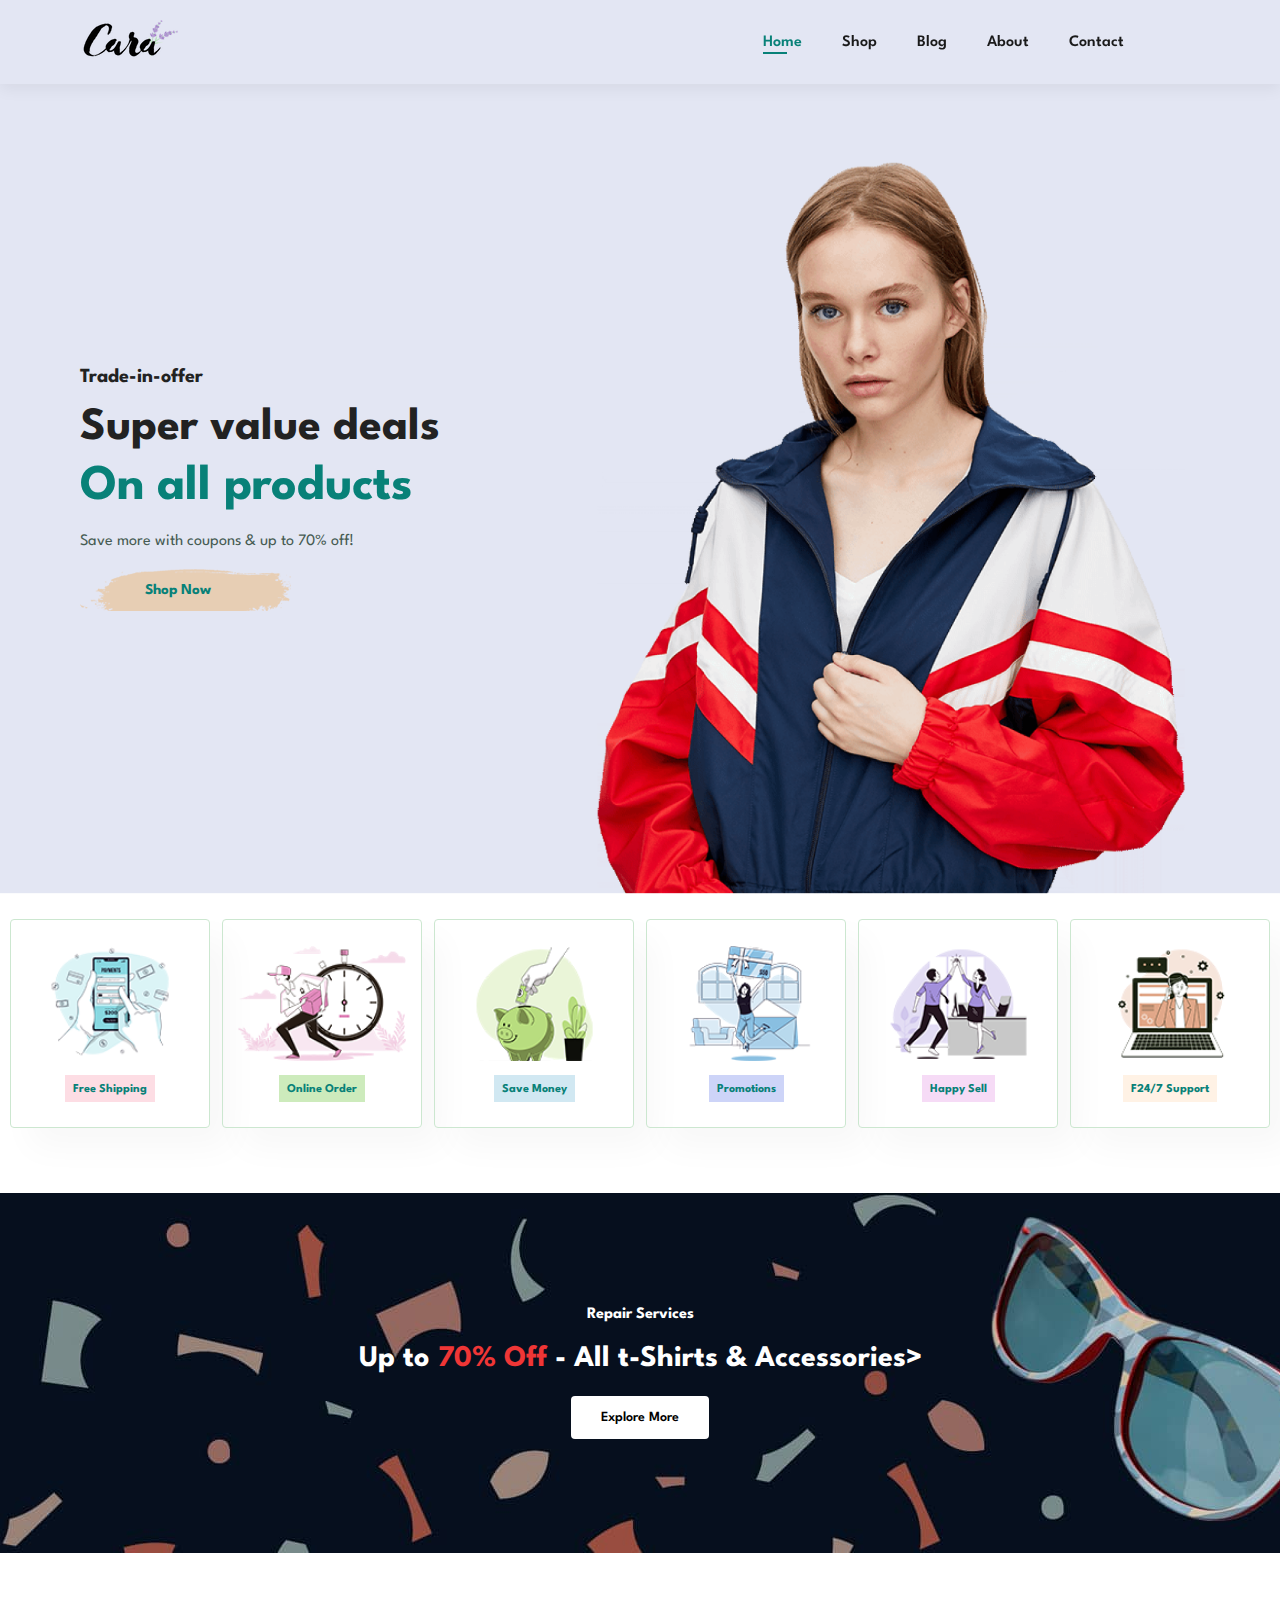
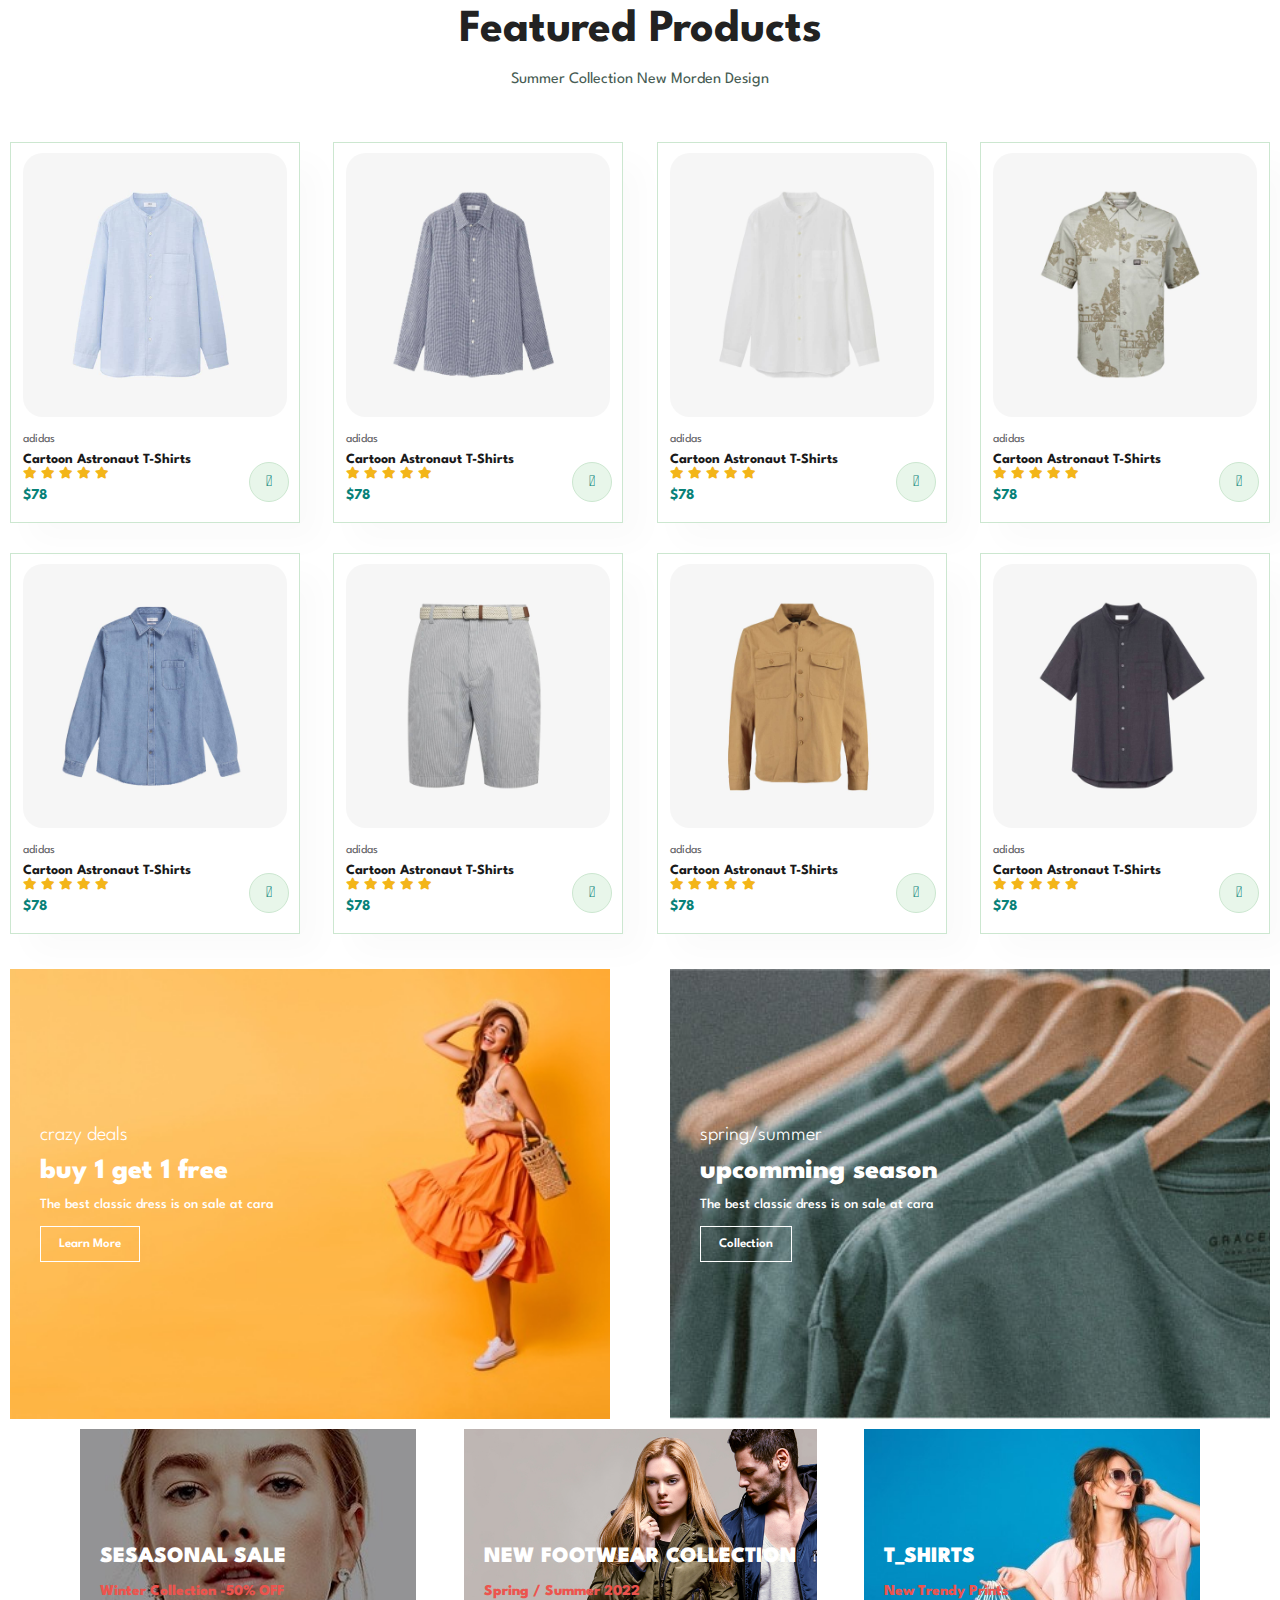
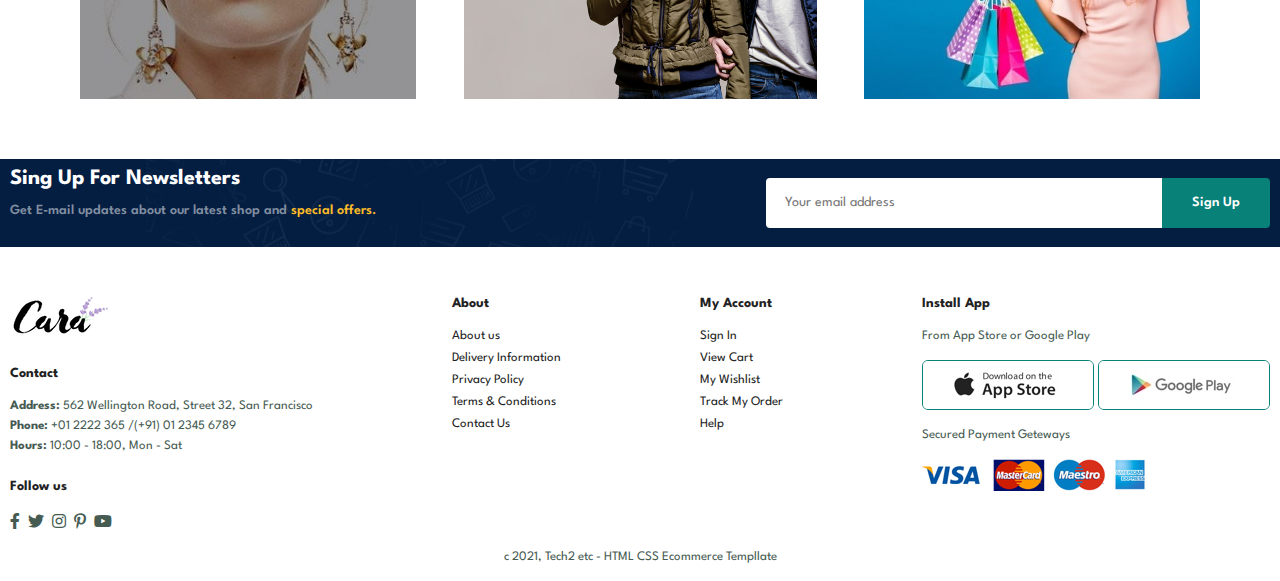
<file: E-Ticaret/index.html>
<!DOCTYPE html>
<html lang="en">

    <head>
        <meta charset="UTF-8">
        <meta http-equiv="X-UA-Compatible" content="IE=edge">
        <meta name="viewport" content="width=device-width, initial-scale=1.0">
        <title>Tech2etc Ecommerce Tutorial</title>
        <link rel="stylesheet" href="https://pro.fontawesome.com/releases/v5.10.0/css/all.css" />

        <link rel="stylesheet" href="style.css">
    </head>

    <body>

        <!---- HEADER ---->
<section id="header">
<a href="#"><img src="img/logo.png" class="logo" alt=""></a>
<div>
    <ul id="navbar">
        <li><a class="active" href="index.html">Home</a></li>
        <li><a href="shop.html">Shop</a></li>
        <li><a href="blog.html">Blog</a></li>
        <li><a href="about.html">About</a></li>
        <li><a href="contact.html">Contact</a></li>
        <li id="lg-bag"><a href="cart.html"><i class="far fa-shopping-bag"></i></a></li>
        <a href="#" id="close"><i class="far fa-times"></i></a>
     </ul>
</div>
<div id="mobile">
    <a href="cart.html"><i class="far fa-shopping-bag"></i></a></li>
    <i id="bar" class="fas fa-outdent active"></i>
</div>

</section>

        <!---- HOME PAGE ---->

        <section id="hero">
            <h4>Trade-in-offer</h4>
            <h2>Super value deals</h2>
            <h1>On all products</h1>
            <p>Save more with coupons & up to 70% off!</p>
            <button>Shop Now</button>
        </section>

        <!-- HOME FEATURE -->

        <section id="feature" class="section-p1">
            <div class="fe-box">
                <img src="img/features/f1.png" alt="">
                <h6>Free Shipping</h6>
            </div>
            <div class="fe-box">
                <img src="img/features/f2.png" alt="">
                <h6>Online Order</h6>
            </div>
            <div class="fe-box">
                <img src="img/features/f3.png" alt="">
                <h6>Save Money</h6>
            </div>
            <div class="fe-box">
                <img src="img/features/f4.png" alt="">
                <h6>Promotions</h6>
            </div>
            <div class="fe-box">
                <img src="img/features/f5.png" alt="">
                <h6>Happy Sell</h6>
            </div>
            <div class="fe-box">
                <img src="img/features/f6.png" alt="">
                <h6>F24/7 Support</h6>
            </div>
        </section>
             <!-- HOME BANNER -->
        <section id="banner" class="section-m1">
            <h4>Repair Services</h4>
            <h2>Up to <span>70% Off</span>  - All t-Shirts & Accessories></h2>
            <button class="normal">Explore More</button>
        </section>
        <!-- HOME PRODUCT -->
        <section id="product1" class="section-p1">
            <h2>Featured Products</h2>
            <p>Summer Collection New Morden Design</p>
            <div class="pro-container">
                <div class="pro">
                    <img src="img/products/n1.jpg" alt="">
                    <div class="des">
                        <span>adidas</span>
                        <h5>Cartoon Astronaut T-Shirts</h5>
                        <div class="star">
                            <i class="fas fa-star"></i>
                            <i class="fas fa-star"></i>
                            <i class="fas fa-star"></i>
                            <i class="fas fa-star"></i>
                            <i class="fas fa-star"></i>
                        </div>
                        <h4>$78</h4>
                    </div>
                    <a href="#"><i class="fal fa-shopping-cart cart"></i></a>
                </div>
                <div class="pro">
                    <img src="img/products/n2.jpg" alt="">
                    <div class="des">
                        <span>adidas</span>
                        <h5>Cartoon Astronaut T-Shirts</h5>
                        <div class="star">
                            <i class="fas fa-star"></i>
                            <i class="fas fa-star"></i>
                            <i class="fas fa-star"></i>
                            <i class="fas fa-star"></i>
                            <i class="fas fa-star"></i>
                        </div>
                        <h4>$78</h4>
                    </div>
                    <a href="#"><i class="fal fa-shopping-cart cart"></i></a>
                </div>
                <div class="pro">
                    <img src="img/products/n3.jpg" alt="">
                    <div class="des">
                        <span>adidas</span>
                        <h5>Cartoon Astronaut T-Shirts</h5>
                        <div class="star">
                            <i class="fas fa-star"></i>
                            <i class="fas fa-star"></i>
                            <i class="fas fa-star"></i>
                            <i class="fas fa-star"></i>
                            <i class="fas fa-star"></i>
                        </div>
                        <h4>$78</h4>
                    </div>
                    <a href="#"><i class="fal fa-shopping-cart cart"></i></a>
                </div>
                <div class="pro">
                    <img src="img/products/n4.jpg" alt="">
                    <div class="des">
                        <span>adidas</span>
                        <h5>Cartoon Astronaut T-Shirts</h5>
                        <div class="star">
                            <i class="fas fa-star"></i>
                            <i class="fas fa-star"></i>
                            <i class="fas fa-star"></i>
                            <i class="fas fa-star"></i>
                            <i class="fas fa-star"></i>
                        </div>
                        <h4>$78</h4>
                    </div>
                    <a href="#"><i class="fal fa-shopping-cart cart"></i></a>
                </div>
                <div class="pro">
                    <img src="img/products/n5.jpg" alt="">
                    <div class="des">
                        <span>adidas</span>
                        <h5>Cartoon Astronaut T-Shirts</h5>
                        <div class="star">
                            <i class="fas fa-star"></i>
                            <i class="fas fa-star"></i>
                            <i class="fas fa-star"></i>
                            <i class="fas fa-star"></i>
                            <i class="fas fa-star"></i>
                        </div>
                        <h4>$78</h4>
                    </div>
                    <a href="#"><i class="fal fa-shopping-cart cart"></i></a>
                </div>
                <div class="pro">
                    <img src="img/products/n6.jpg" alt="">
                    <div class="des">
                        <span>adidas</span>
                        <h5>Cartoon Astronaut T-Shirts</h5>
                        <div class="star">
                            <i class="fas fa-star"></i>
                            <i class="fas fa-star"></i>
                            <i class="fas fa-star"></i>
                            <i class="fas fa-star"></i>
                            <i class="fas fa-star"></i>
                        </div>
                        <h4>$78</h4>
                    </div>
                    <a href="#"><i class="fal fa-shopping-cart cart"></i></a>
                </div>
                <div class="pro">
                    <img src="img/products/n7.jpg" alt="">
                    <div class="des">
                        <span>adidas</span>
                        <h5>Cartoon Astronaut T-Shirts</h5>
                        <div class="star">
                            <i class="fas fa-star"></i>
                            <i class="fas fa-star"></i>
                            <i class="fas fa-star"></i>
                            <i class="fas fa-star"></i>
                            <i class="fas fa-star"></i>
                        </div>
                        <h4>$78</h4>
                    </div>
                    <a href="#"><i class="fal fa-shopping-cart cart"></i></a>
                </div>
                <div class="pro">
                    <img src="img/products/n8.jpg" alt="">
                    <div class="des">
                        <span>adidas</span>
                        <h5>Cartoon Astronaut T-Shirts</h5>
                        <div class="star">
                            <i class="fas fa-star"></i>
                            <i class="fas fa-star"></i>
                            <i class="fas fa-star"></i>
                            <i class="fas fa-star"></i>
                            <i class="fas fa-star"></i>
                        </div>
                        <h4>$78</h4>
                    </div>
                    <a href="#"><i class="fal fa-shopping-cart cart"></i></a>
                </div>
            </div>

        </section>


        <!-- HOME SMS BANNER -->
        <section id="sm-banner" class="section-p1">
            <div class="banner-box">
                <h4>crazy deals</h4>
                <h2>buy 1 get 1 free</h2>
                <span>The best classic dress is on sale at cara</span>
                <button class="white">Learn More</button>
            </div>
            <div class="banner-box banner-box2">
                <h4>spring/summer</h4>
                <h2>upcomming season</h2>
                <span>The best classic dress is on sale at cara</span>
                <button class="white">Collection</button>
            </div>

        </section>

        <!-- HOME BANNER 3 -->
        <section id="banner3">
            <div class="banner-box"> 
                <h2>SESASONAL SALE</h2>
                <h3>Winter Collection -50% OFF</h3>
              </div>
            <div class="banner-box banner-box2"> 
                <h2>NEW FOOTWEAR COLLECTION</h2>
                <h3>Spring / Summer 2022</h3>
              </div>
            <div class="banner-box banner-box3"> 
                <h2>T_SHIRTS</h2>
                <h3>New Trendy Prints</h3>
              </div>
        </section>

        <!-- HOME NEWSLETTERS -->

        <section id="newsletter" class="section-p1 section-m1">
            <div class="newstext">
                <h4>Sing Up For Newsletters</h4>
                <p>Get E-mail updates about our latest shop and <span>special offers.</span></p>
            </div>
            <div class="form">
                <input type="text" placeholder="Your email address">
                <button class="normal">Sign Up</button>

            </div>
        </section>

            <!-- HOME FOOTER -->

        <footer class="section-p1">
            <div class="col">
                <img class="logo" src="img/logo.png" alt="">
                <h4>Contact</h4>
                <p><strong>Address:</strong> 562 Wellington Road, Street 32, San Francisco</p>
                <p><strong>Phone:</strong> +01 2222 365 /(+91) 01 2345 6789</p>
                <p><strong>Hours:</strong> 10:00 - 18:00, Mon - Sat</p>
                <div class="follow">
                    <h4>Follow us</h4>
                    <div class="icon">
                        <i class="fab fa-facebook-f"></i>
                        <i class="fab fa-twitter"></i>
                        <i class="fab fa-instagram"></i>
                        <i class="fab fa-pinterest-p"></i>
                        <i class="fab fa-youtube"></i>
                    </div>
                </div>
            </div>
            <div class="col">
                <h4>About</h4>
                <a href="#">About us</a>
                <a href="#">Delivery Information</a>
                <a href="#">Privacy Policy</a>
                <a href="#">Terms & Conditions</a>
                <a href="#">Contact Us</a>
            </div>


            <div class="col">
                <h4>My Account</h4>
                <a href="#">Sign In</a>
                <a href="#">View Cart</a>
                <a href="#">My Wishlist</a>
                <a href="#">Track My Order</a>
                <a href="#">Help</a>
            </div>

            <div class="col install">
                <h4>Install App</h4>
                <p>From App Store or Google Play</p>
                <div class="row">
                    <img src="img/pay/app.jpg" alt="">
                    <img src="img/pay/play.jpg" alt="">
                </div>
                <p>Secured Payment Geteways</p>
                <img src="img/pay/pay.png" alt="">
            </div>

            <div class="copyright">
                <p>c 2021, Tech2 etc - HTML CSS Ecommerce Templlate</p>
            </div>
        </footer>

        <script src="script.js"></script>
    </body>

</html>
</file>
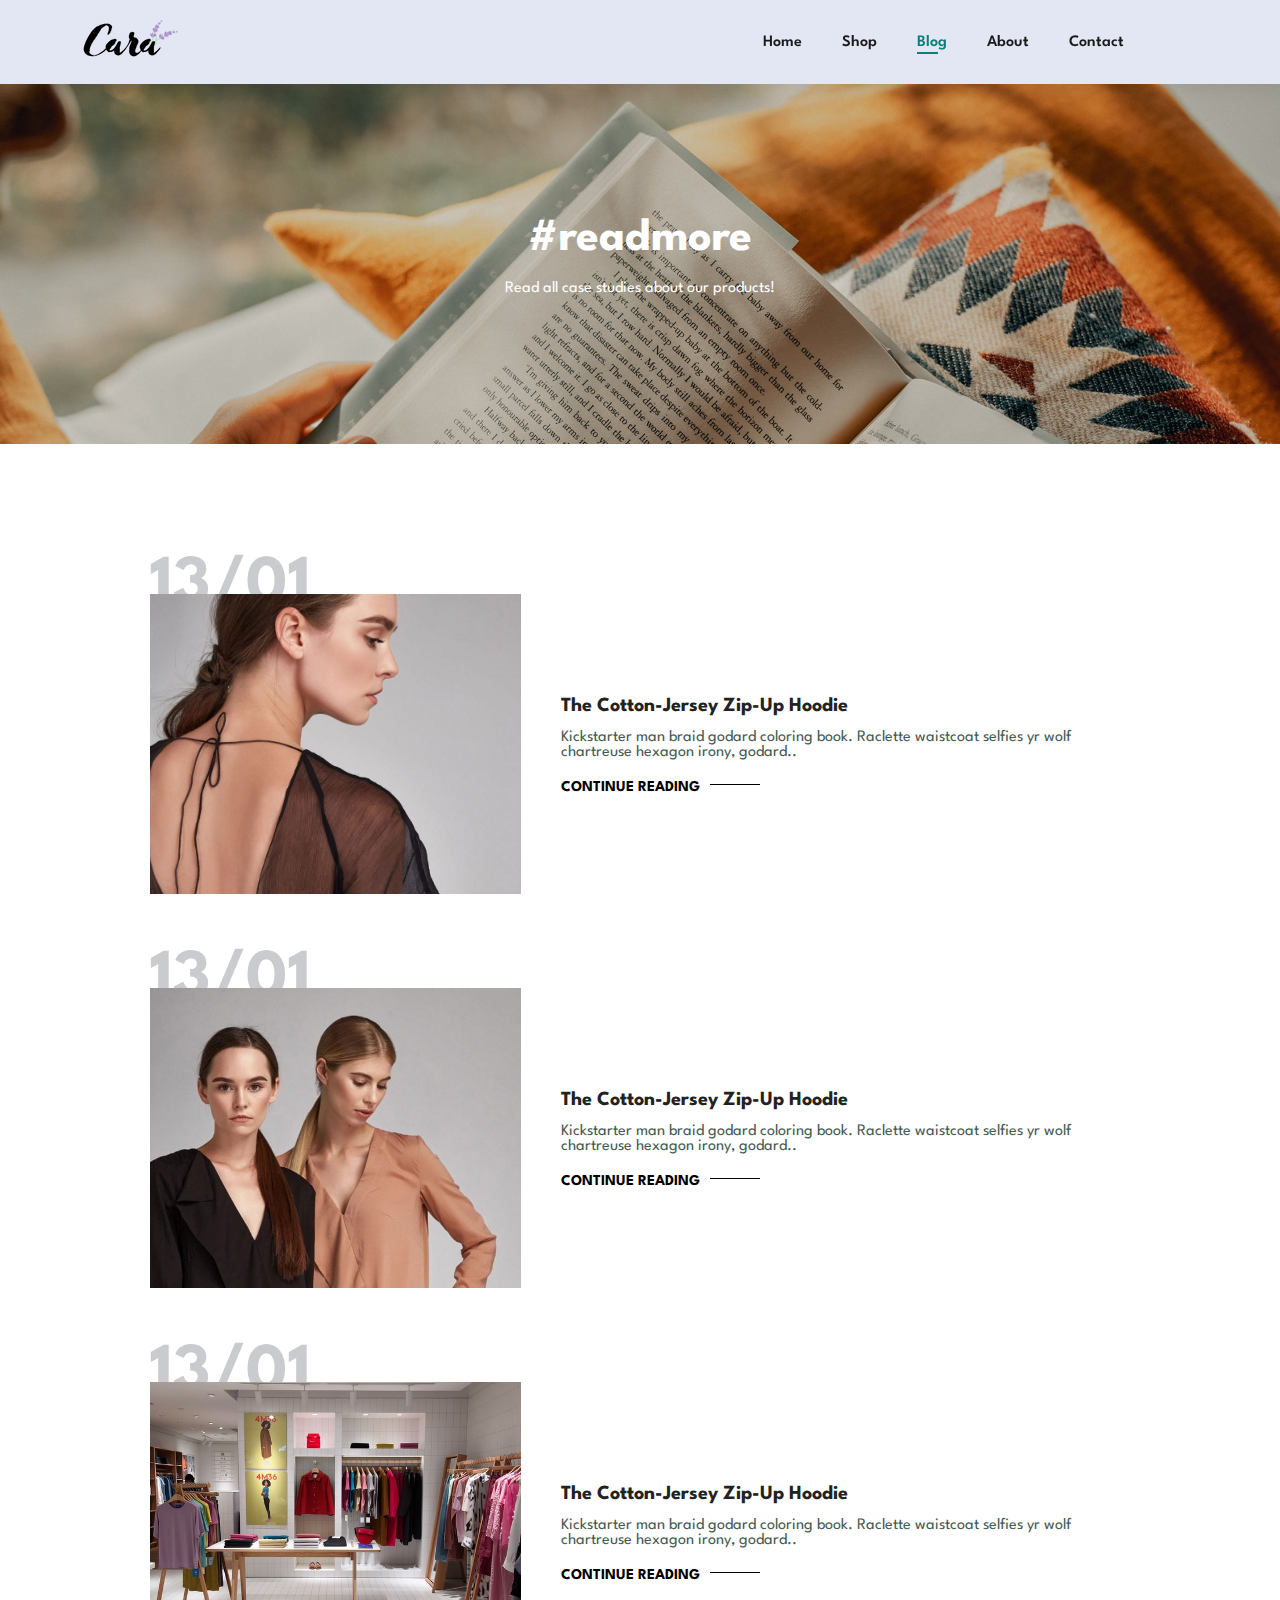
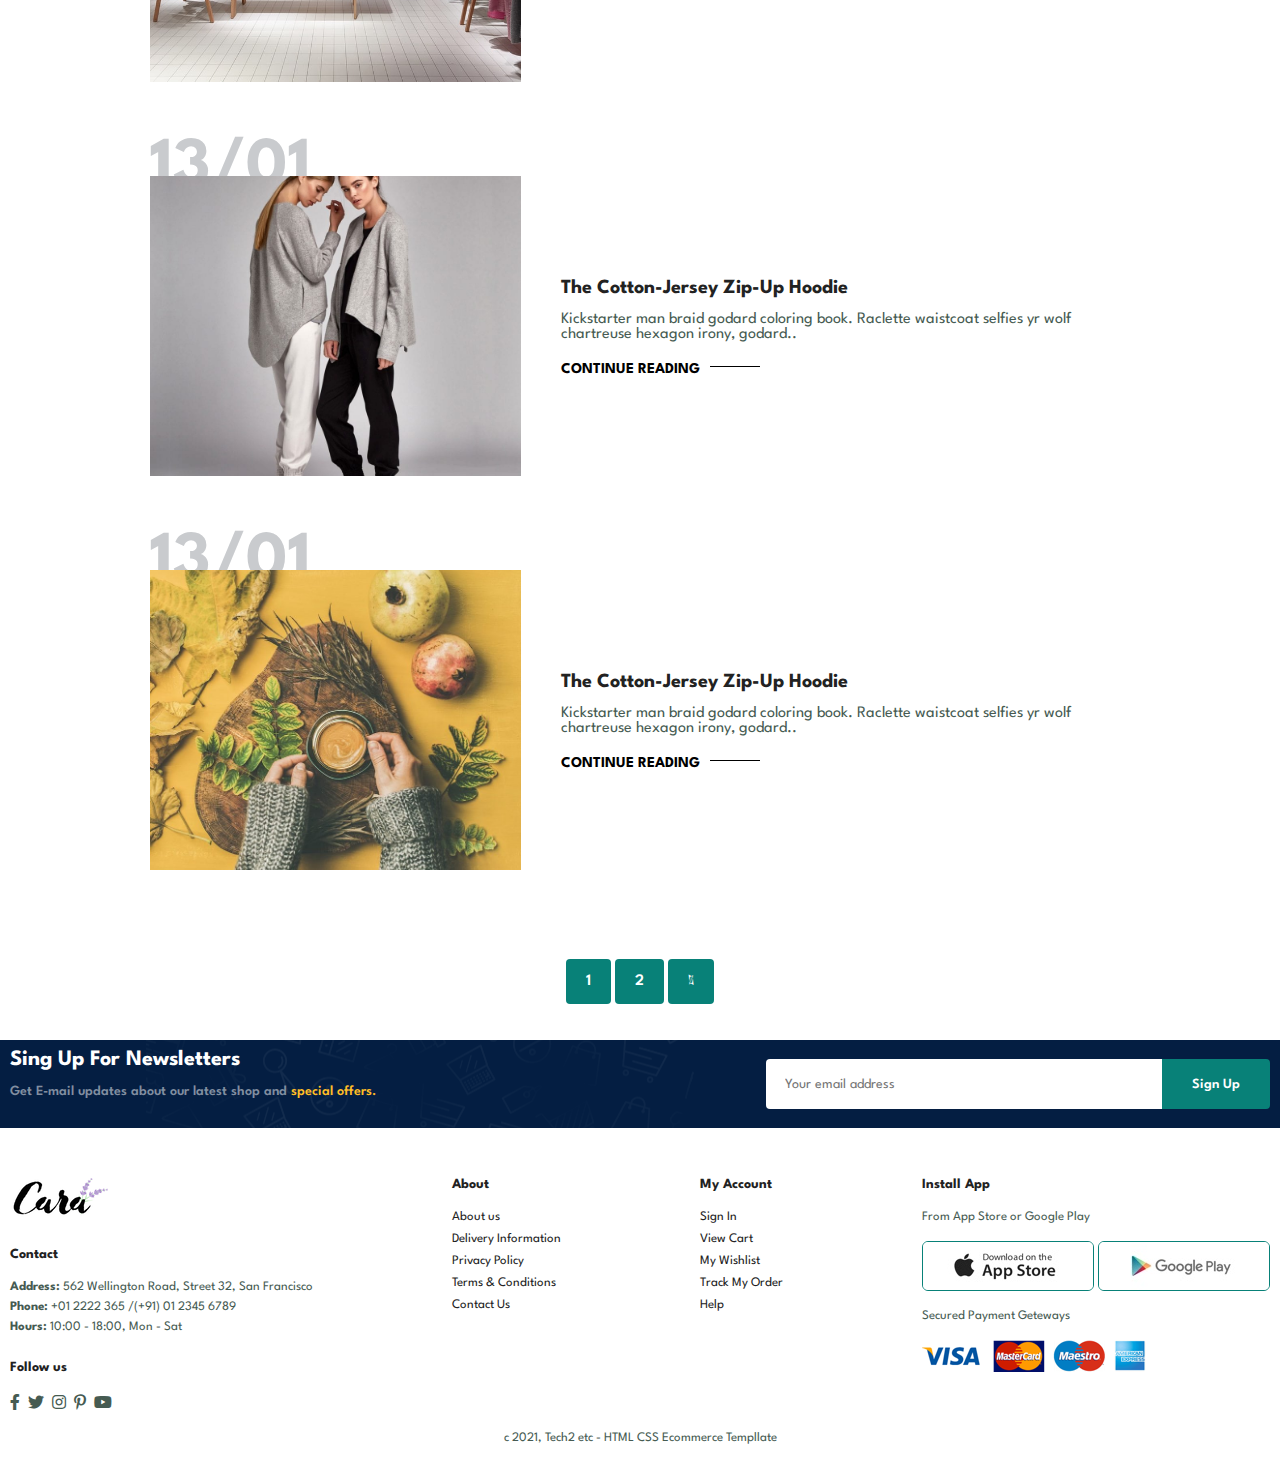
<file: E-Ticaret/blog.html>
<!DOCTYPE html>
<html lang="en">

    <head>
        <meta charset="UTF-8">
        <meta http-equiv="X-UA-Compatible" content="IE=edge">
        <meta name="viewport" content="width=device-width, initial-scale=1.0">
        <title>Tech2etc Ecommerce Tutorial</title>
        <link rel="stylesheet" href="https://pro.fontawesome.com/releases/v5.10.0/css/all.css" />

        <link rel="stylesheet" href="style.css">
    </head>

    <body>

        <!---- BLOG HEADER ---->
<section id="header">
<a href="#"><img src="img/logo.png" class="logo" alt=""></a>
<div>
    <ul id="navbar">
        <li><a href="index.html">Home</a></li>
        <li><a href="shop.html">Shop</a></li>
        <li><a  class="active" href="blog.html">Blog</a></li>
        <li><a href="about.html">About</a></li>
        <li><a href="contact.html">Contact</a></li>
        <li id="lg-bag"><a href="cart.html"><i class="far fa-shopping-bag"></i></a></li>
        <a href="#" id="close"><i class="far fa-times"></i></a>
     </ul>
</div>
<div id="mobile">
    <a href="cart.html"><i class="far fa-shopping-bag"></i></a></li>
    <i id="bar" class="fas fa-outdent active"></i>
</div>

</section>

        <!---- BLOG PAGE ---->

        <section id="page-header" class="blog-header">
            <h2>#readmore</h2>
            <p>Read all case studies about our products!</p>
           
        </section>

         <!---- BLOG BLOG ---->

        <section id="blog">
            <div class="blog-box">
                <div class="blog-img">
                    <img src="img/blog/b1.jpg" alt="">
                </div>
                <div class="blog-details">
                    <h4>The Cotton-Jersey Zip-Up Hoodie</h4>
                    <p>Kickstarter man braid godard coloring book. Raclette waistcoat selfies
                        yr wolf chartreuse hexagon irony, godard..
                    </p>
                    <a href="#">CONTINUE READING</a>
                </div>
                <h1>13/01</h1>
            </div>
            <div class="blog-box">
                <div class="blog-img">
                    <img src="img/blog/b2.jpg" alt="">
                </div>
                <div class="blog-details">
                    <h4>The Cotton-Jersey Zip-Up Hoodie</h4>
                    <p>Kickstarter man braid godard coloring book. Raclette waistcoat selfies
                        yr wolf chartreuse hexagon irony, godard..
                    </p>
                    <a href="#">CONTINUE READING</a>
                </div>
                <h1>13/01</h1>
            </div>
            <div class="blog-box">
                <div class="blog-img">
                    <img src="img/blog/b3.jpg" alt="">
                </div>
                <div class="blog-details">
                    <h4>The Cotton-Jersey Zip-Up Hoodie</h4>
                    <p>Kickstarter man braid godard coloring book. Raclette waistcoat selfies
                        yr wolf chartreuse hexagon irony, godard..
                    </p>
                    <a href="#">CONTINUE READING</a>
                </div>
                <h1>13/01</h1>
            </div>
            <div class="blog-box">
                <div class="blog-img">
                    <img src="img/blog/b4.jpg" alt="">
                </div>
                <div class="blog-details">
                    <h4>The Cotton-Jersey Zip-Up Hoodie</h4>
                    <p>Kickstarter man braid godard coloring book. Raclette waistcoat selfies
                        yr wolf chartreuse hexagon irony, godard..
                    </p>
                    <a href="#">CONTINUE READING</a>
                </div>
                <h1>13/01</h1>
            </div>
            <div class="blog-box">
                <div class="blog-img">
                    <img src="img/blog/b6.jpg" alt="">
                </div>
                <div class="blog-details">
                    <h4>The Cotton-Jersey Zip-Up Hoodie</h4>
                    <p>Kickstarter man braid godard coloring book. Raclette waistcoat selfies
                        yr wolf chartreuse hexagon irony, godard..
                    </p>
                    <a href="#">CONTINUE READING</a>
                </div>
                <h1>13/01</h1>
            </div>
        </section>

         <!---- BLOG PAGINATION ---->
    
        <section id="pagination" class="section-p1">
            <a href="#">1</a>
            <a href="#">2</a>
            <a href="#"><i class="fal fa-long-arrow-alt-right"></i></a>
        </section>

        <!-- BLOG NEWSLETTERS -->

        <section id="newsletter" class="section-p1 section-m1">
            <div class="newstext">
                <h4>Sing Up For Newsletters</h4>
                <p>Get E-mail updates about our latest shop and <span>special offers.</span></p>
            </div>
            <div class="form">
                <input type="text" placeholder="Your email address">
                <button class="normal">Sign Up</button>

            </div>
        </section>

            <!-- BLOG FOOTER -->

        <footer class="section-p1">
            <div class="col">
                <img class="logo" src="img/logo.png" alt="">
                <h4>Contact</h4>
                <p><strong>Address:</strong> 562 Wellington Road, Street 32, San Francisco</p>
                <p><strong>Phone:</strong> +01 2222 365 /(+91) 01 2345 6789</p>
                <p><strong>Hours:</strong> 10:00 - 18:00, Mon - Sat</p>
                <div class="follow">
                    <h4>Follow us</h4>
                    <div class="icon">
                        <i class="fab fa-facebook-f"></i>
                        <i class="fab fa-twitter"></i>
                        <i class="fab fa-instagram"></i>
                        <i class="fab fa-pinterest-p"></i>
                        <i class="fab fa-youtube"></i>
                    </div>
                </div>
            </div>
            <div class="col">
                <h4>About</h4>
                <a href="#">About us</a>
                <a href="#">Delivery Information</a>
                <a href="#">Privacy Policy</a>
                <a href="#">Terms & Conditions</a>
                <a href="#">Contact Us</a>
            </div>


            <div class="col">
                <h4>My Account</h4>
                <a href="#">Sign In</a>
                <a href="#">View Cart</a>
                <a href="#">My Wishlist</a>
                <a href="#">Track My Order</a>
                <a href="#">Help</a>
            </div>

            <div class="col install">
                <h4>Install App</h4>
                <p>From App Store or Google Play</p>
                <div class="row">
                    <img src="img/pay/app.jpg" alt="">
                    <img src="img/pay/play.jpg" alt="">
                </div>
                <p>Secured Payment Geteways</p>
                <img src="img/pay/pay.png" alt="">
            </div>

            <div class="copyright">
                <p>c 2021, Tech2 etc - HTML CSS Ecommerce Templlate</p>
            </div>
        </footer>

        <script src="script.js"></script>
    </body>

</html>
</file>
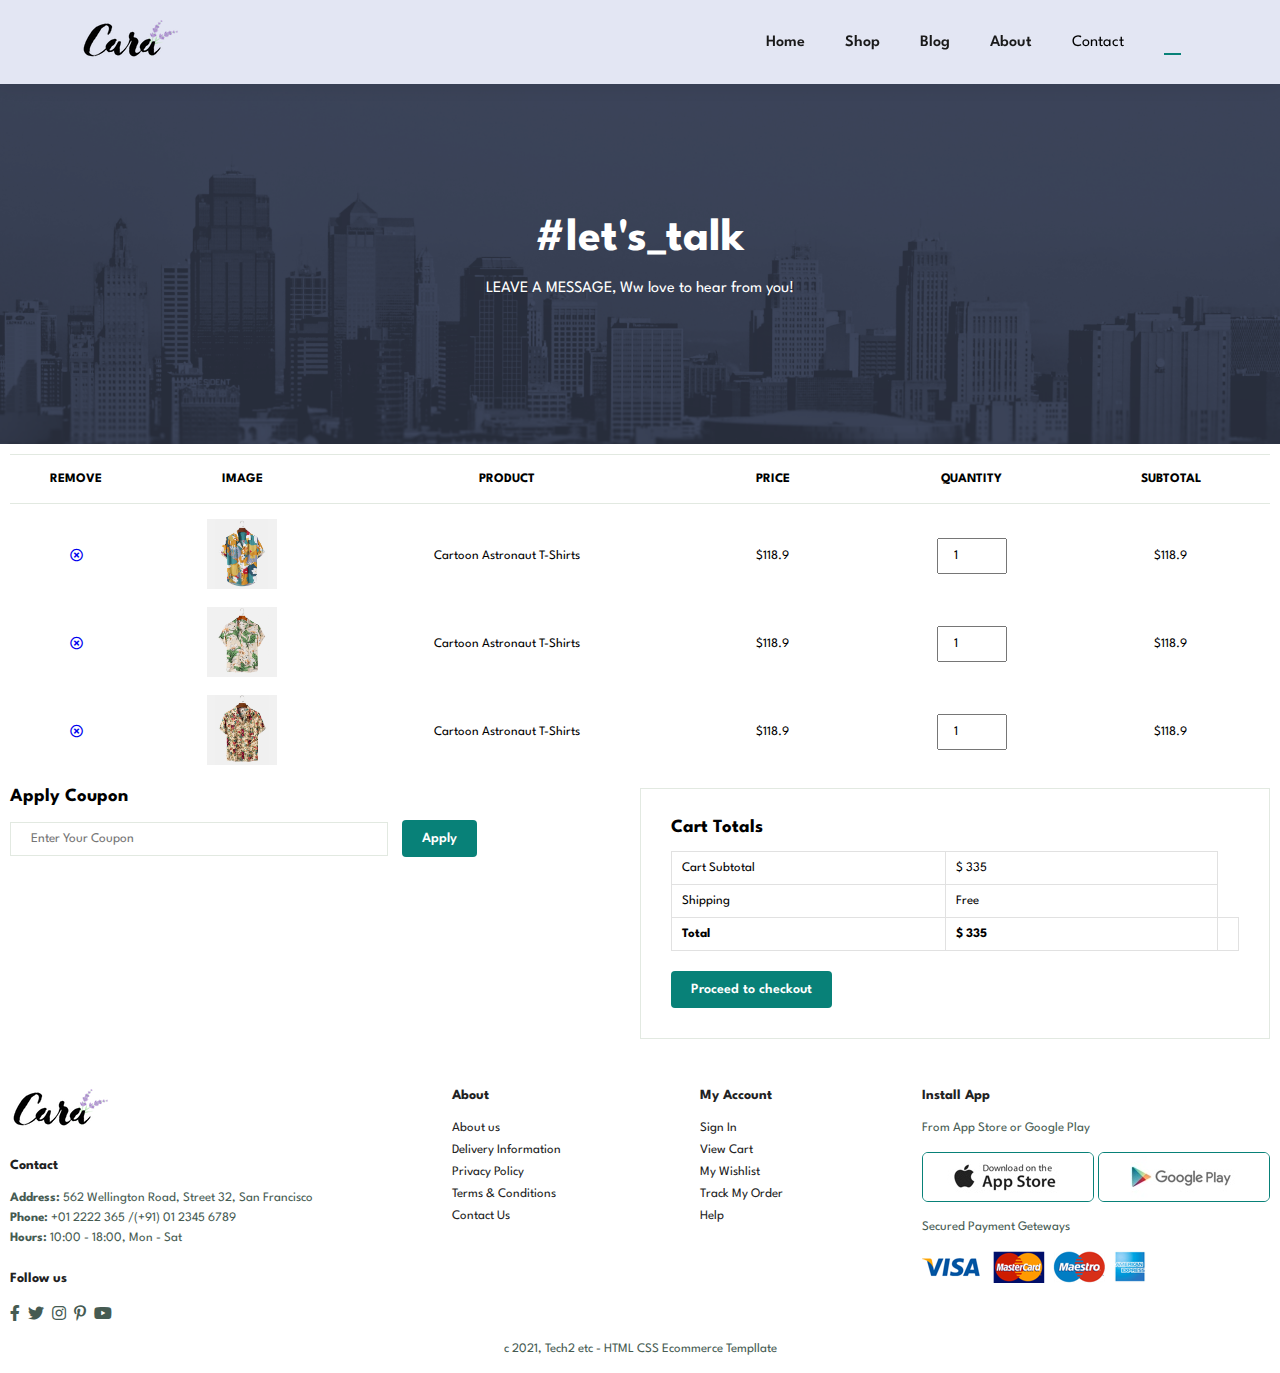
<file: E-Ticaret/cart.html>
<!DOCTYPE html>
<html lang="en">

    <head>
        <meta charset="UTF-8">
        <meta http-equiv="X-UA-Compatible" content="IE=edge">
        <meta name="viewport" content="width=device-width, initial-scale=1.0">
        <title>Tech2etc Ecommerce Tutorial</title>
        <link rel="stylesheet" href="https://pro.fontawesome.com/releases/v5.10.0/css/all.css" />

        <link rel="stylesheet" href="style.css">
    </head>

    <body>

        <!---- CART HEADER ---->
<section id="header">
<a href="#"><img src="img/logo.png" class="logo" alt=""></a>
<div>
    <ul id="navbar">
        <li><a href="index.html">Home</a></li>
        <li><a href="shop.html">Shop</a></li>
        <li><a href="blog.html">Blog</a></li>
        <li><a href="about.html">About</a></li>
        <li><ahref="contact.html">Contact</ahref=></li>
        <li id="lg-bag"><a class="active" href="cart.html"><i class="far fa-shopping-bag"></i></a></li>
        <a href="#" id="close"><i class="far fa-times"></i></a>
     </ul>
</div>
<div id="mobile">
    <a href="cart.html"><i class="far fa-shopping-bag"></i></a></li>
    <i id="bar" class="fas fa-outdent active"></i>
</div>

</section>

        <!---- CART PAGE ---->

        <section id="page-header" class="about-header">
            <h2>#let's_talk</h2>
            <p>LEAVE A MESSAGE, Ww love to hear from you!</p>
           
        </section>

        <!---- CART PRODUCT ---->
    <section id="cart" class="section-p1">
        <table width="100%">
            <thead>
                <tr>
                    <td>Remove</td>
                    <td>Image</td>
                    <td>Product</td>
                    <td>Price</td>
                    <td>Quantity</td>
                    <td>Subtotal</td>
            </tr>
        </thead>

        <tbody>
            <tr>
                <td><a href="#"><i class="far fa-times-circle"></i></a></td>
                <td><img src="img/products/f1.jpg" alt=""></td>
                <td>Cartoon Astronaut T-Shirts</td>
                <td>$118.9</td>
                <td><input type="number" value="1"></td>
                <td>$118.9</td>
            </tr>
            <tr>
                <td><a href="#"><i class="far fa-times-circle"></i></a></td>
                <td><img src="img/products/f2.jpg" alt=""></td>
                <td>Cartoon Astronaut T-Shirts</td>
                <td>$118.9</td>
                <td><input type="number" value="1"></td>
                <td>$118.9</td>
            </tr>
            <tr>
                <td><a href="#"><i class="far fa-times-circle"></i></a></td>
                <td><img src="img/products/f3.jpg" alt=""></td>
                <td>Cartoon Astronaut T-Shirts</td>
                <td>$118.9</td>
                <td><input type="number" value="1"></td>
                <td>$118.9</td>
            </tr>
        </tbody>
        </table>
    </section>


    <section id="cart-add" class="section-p1">
        <div id="coupon">
            <h3>Apply Coupon</h3>

            <div>
                <input type="text" placeholder="Enter Your Coupon">
                <button class="normal">Apply</button>
            </div>
        </div>

        <div id="subtotal">
            <h3>Cart Totals</h3>
            <table>
                <tr>
                    <td>Cart Subtotal</td>
                    <td>$ 335</td>
                </tr>
                <tr>
                    <td>Shipping</td>
                    <td>Free</td>
                </tr>
                <tr>
                    <td><strong>Total</strong></td>
                    <td><strong>$ 335</strong></td>
                    <td></td>
                </tr>
            </table>
            <button class="normal">Proceed to checkout</button>
        </div>
    </section>
            <!-- CART FOOTER -->

        <footer class="section-p1">
            <div class="col">
                <img class="logo" src="img/logo.png" alt="">
                <h4>Contact</h4>
                <p><strong>Address:</strong> 562 Wellington Road, Street 32, San Francisco</p>
                <p><strong>Phone:</strong> +01 2222 365 /(+91) 01 2345 6789</p>
                <p><strong>Hours:</strong> 10:00 - 18:00, Mon - Sat</p>
                <div class="follow">
                    <h4>Follow us</h4>
                    <div class="icon">
                        <i class="fab fa-facebook-f"></i>
                        <i class="fab fa-twitter"></i>
                        <i class="fab fa-instagram"></i>
                        <i class="fab fa-pinterest-p"></i>
                        <i class="fab fa-youtube"></i>
                    </div>
                </div>
            </div>
            <div class="col">
                <h4>About</h4>
                <a href="#">About us</a>
                <a href="#">Delivery Information</a>
                <a href="#">Privacy Policy</a>
                <a href="#">Terms & Conditions</a>
                <a href="#">Contact Us</a>
            </div>


            <div class="col">
                <h4>My Account</h4>
                <a href="#">Sign In</a>
                <a href="#">View Cart</a>
                <a href="#">My Wishlist</a>
                <a href="#">Track My Order</a>
                <a href="#">Help</a>
            </div>

            <div class="col install">
                <h4>Install App</h4>
                <p>From App Store or Google Play</p>
                <div class="row">
                    <img src="img/pay/app.jpg" alt="">
                    <img src="img/pay/play.jpg" alt="">
                </div>
                <p>Secured Payment Geteways</p>
                <img src="img/pay/pay.png" alt="">
            </div>

            <div class="copyright">
                <p>c 2021, Tech2 etc - HTML CSS Ecommerce Templlate</p>
            </div>
        </footer>

        <script src="script.js"></script>
    </body>

</html>
</file>
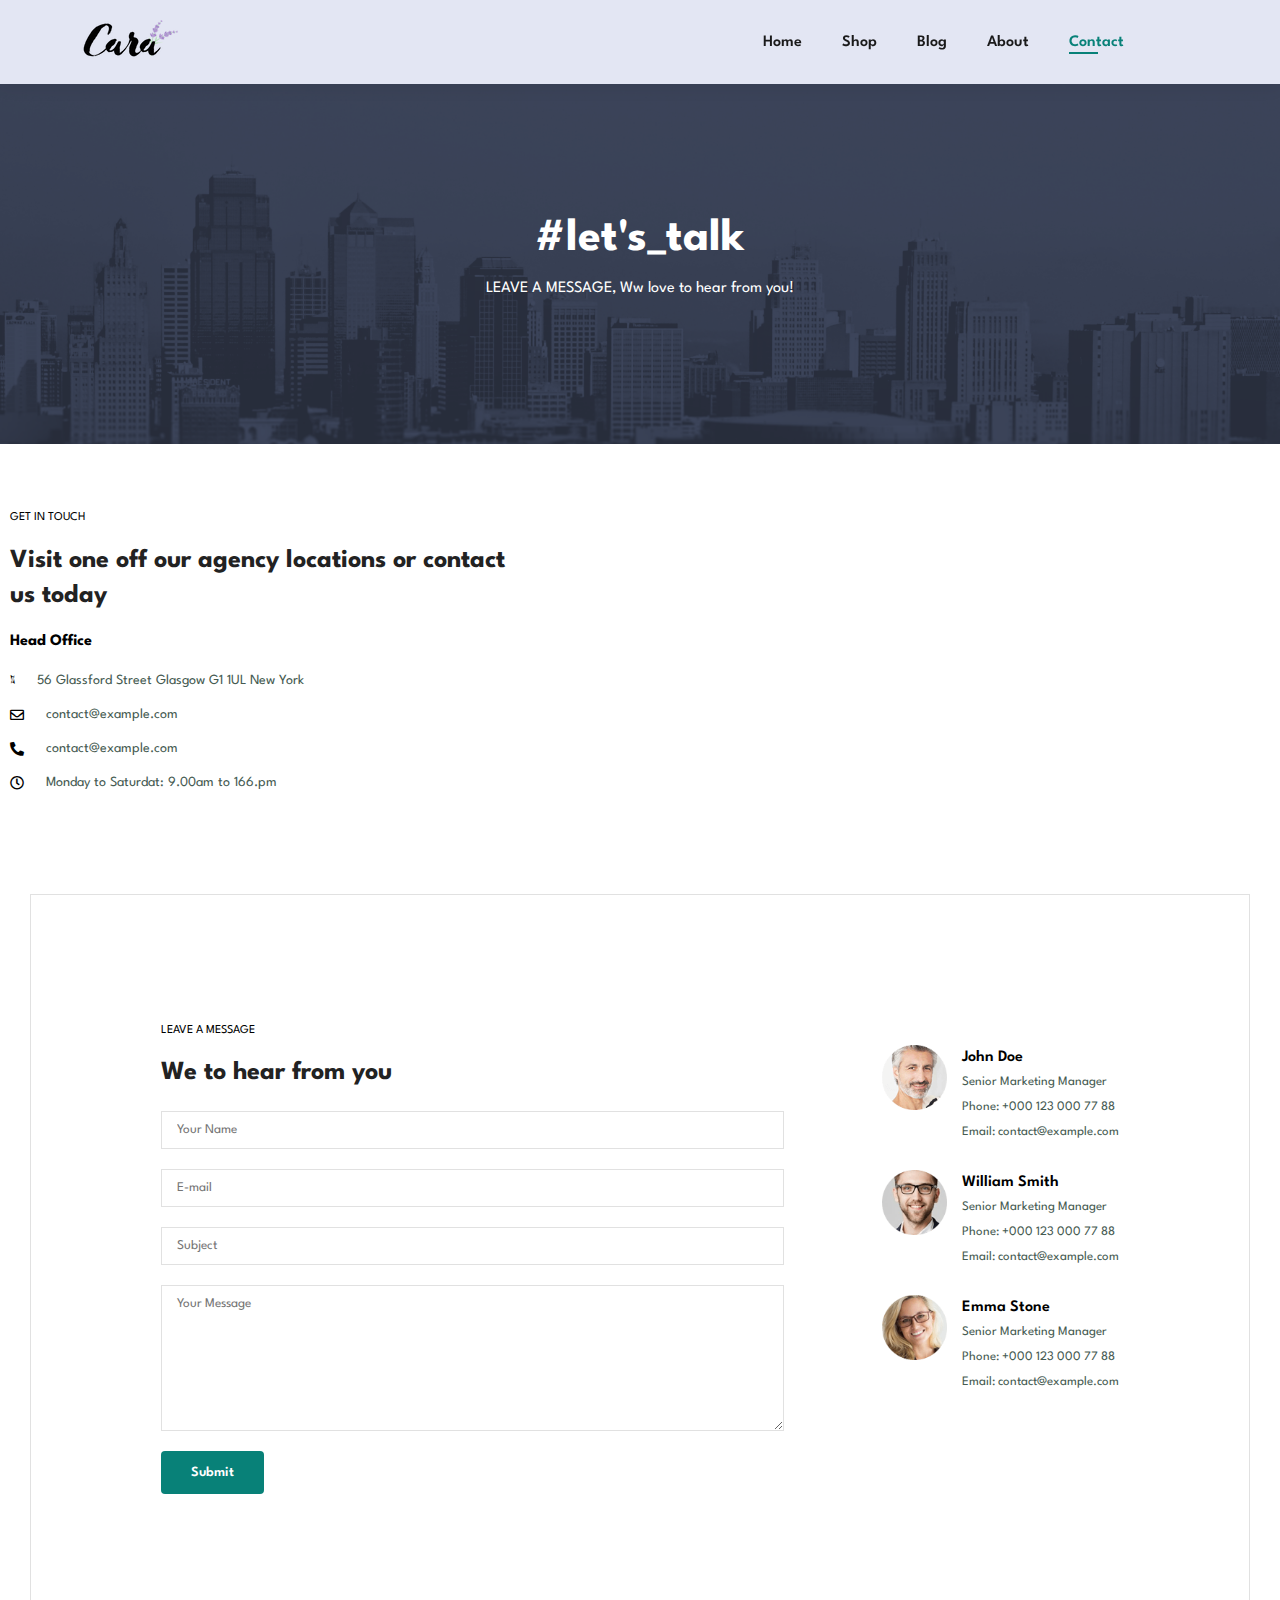
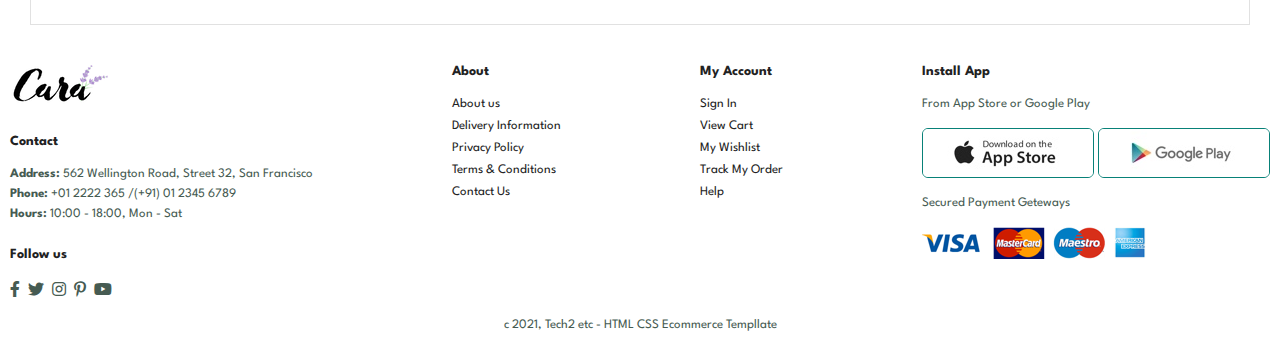
<file: E-Ticaret/contact.html>
<!DOCTYPE html>
<html lang="en">

    <head>
        <meta charset="UTF-8">
        <meta http-equiv="X-UA-Compatible" content="IE=edge">
        <meta name="viewport" content="width=device-width, initial-scale=1.0">
        <title>Tech2etc Ecommerce Tutorial</title>
        <link rel="stylesheet" href="https://pro.fontawesome.com/releases/v5.10.0/css/all.css" />

        <link rel="stylesheet" href="style.css">
    </head>

    <body>

        <!---- CONTACT HEADER ---->
<section id="header">
<a href="#"><img src="img/logo.png" class="logo" alt=""></a>
<div>
    <ul id="navbar">
        <li><a href="index.html">Home</a></li>
        <li><a href="shop.html">Shop</a></li>
        <li><a href="blog.html">Blog</a></li>
        <li><a href="about.html">About</a></li>
        <li><a class="active" href="contact.html">Contact</a></li>
        <li id="lg-bag"><a href="cart.html"><i class="far fa-shopping-bag"></i></a></li>
        <a href="#" id="close"><i class="far fa-times"></i></a>
     </ul>
</div>
<div id="mobile">
    <a href="cart.html"><i class="far fa-shopping-bag"></i></a></li>
    <i id="bar" class="fas fa-outdent active"></i>
</div>

</section>

        <!---- CONTACT PAGE ---->

        <section id="page-header" class="about-header">
            <h2>#let's_talk</h2>
            <p>LEAVE A MESSAGE, Ww love to hear from you!</p>
           
        </section>

        <!---- CONTACT MAP ---->

        <section id="contact-details" class="section-p1">
            <div class="details">
                <span>GET IN TOUCH</span>
                <h2>Visit one off our agency locations or contact us today</h2>
                <h3>Head Office</h3>
                <div>
                    <li>
                        <i class="fal fa-map"></i>
                        <p>56 Glassford Street Glasgow G1 1UL New York</p>
                    </li>
                    <li>
                        <i class="far fa-envelope"></i>
                        <p>contact@example.com</p>
                    </li>
                    <li>
                        <i class="fas fa-phone-alt"></i>
                        <p>contact@example.com</p>
                    </li>
                    <li>
                        <i class="far fa-clock"></i>
                        <p>Monday to Saturdat: 9.00am to 166.pm</p>
                    </li>
                </div>
            </div>
            <div class="map">
                <iframe src="https://www.google.com/maps/embed?pb=!1m18!1m12!1m3!1d194473.18588939894!2d49.
                8549596!3d40.394592499999995!2m3!1f0!2f0!3f0!3m2!1i1024!2i768!4f13.
                1!3m3!1m2!1s0x40307d6bd6211cf9%3A0x343f6b5e7ae56c6b!2zQmFrw7w!5e0!3m2!1str!2saz!4v1696775342206!5m2!1str!2saz"
                 width="600" height="450" style="border:0;" allowfullscreen="" loading="lazy" 
                referrerpolicy="no-referrer-when-downgrade"></iframe>
            </div>
        </section>

        <section id="form-details">
            <form action="">
                <span>LEAVE A MESSAGE</span>
                <h2>We to hear from you</h2>
                <input type="text" placeholder="Your Name">
                <input type="text" placeholder="E-mail">
                <input type="text" placeholder="Subject">
                <textarea name="" id="" cols="30" rows="10" placeholder="Your Message"></textarea>
                <button class="normal">Submit</button>
            </form>

            <div class="people">
                <div>
                    <img src="img/people/1.png" alt="">
                    <p><span>John Doe</span> Senior Marketing Manager <br> Phone:
                         +000 123 000 77 88 <br>Email: contact@example.com</p>
                </div>
            <div>
                    <img src="img/people/2.png" alt="">
                    <p><span>William Smith</span> Senior Marketing Manager <br> Phone:
                         +000 123 000 77 88 <br>Email: contact@example.com</p>
                </div>
                <div>
                    <img src="img/people/3.png" alt="">
                    <p><span>Emma Stone</span> Senior Marketing Manager <br> Phone:
                         +000 123 000 77 88 <br>Email: contact@example.com</p> 
            </div>
            </div>
        </section>
        
            <!-- CONTACT FOOTER -->

        <footer class="section-p1">
            <div class="col">
                <img class="logo" src="img/logo.png" alt="">
                <h4>Contact</h4>
                <p><strong>Address:</strong> 562 Wellington Road, Street 32, San Francisco</p>
                <p><strong>Phone:</strong> +01 2222 365 /(+91) 01 2345 6789</p>
                <p><strong>Hours:</strong> 10:00 - 18:00, Mon - Sat</p>
                <div class="follow">
                    <h4>Follow us</h4>
                    <div class="icon">
                        <i class="fab fa-facebook-f"></i>
                        <i class="fab fa-twitter"></i>
                        <i class="fab fa-instagram"></i>
                        <i class="fab fa-pinterest-p"></i>
                        <i class="fab fa-youtube"></i>
                    </div>
                </div>
            </div>
            <div class="col">
                <h4>About</h4>
                <a href="#">About us</a>
                <a href="#">Delivery Information</a>
                <a href="#">Privacy Policy</a>
                <a href="#">Terms & Conditions</a>
                <a href="#">Contact Us</a>
            </div>


            <div class="col">
                <h4>My Account</h4>
                <a href="#">Sign In</a>
                <a href="#">View Cart</a>
                <a href="#">My Wishlist</a>
                <a href="#">Track My Order</a>
                <a href="#">Help</a>
            </div>

            <div class="col install">
                <h4>Install App</h4>
                <p>From App Store or Google Play</p>
                <div class="row">
                    <img src="img/pay/app.jpg" alt="">
                    <img src="img/pay/play.jpg" alt="">
                </div>
                <p>Secured Payment Geteways</p>
                <img src="img/pay/pay.png" alt="">
            </div>

            <div class="copyright">
                <p>c 2021, Tech2 etc - HTML CSS Ecommerce Templlate</p>
            </div>
        </footer>

        <script src="script.js"></script>
    </body>

</html>
</file>
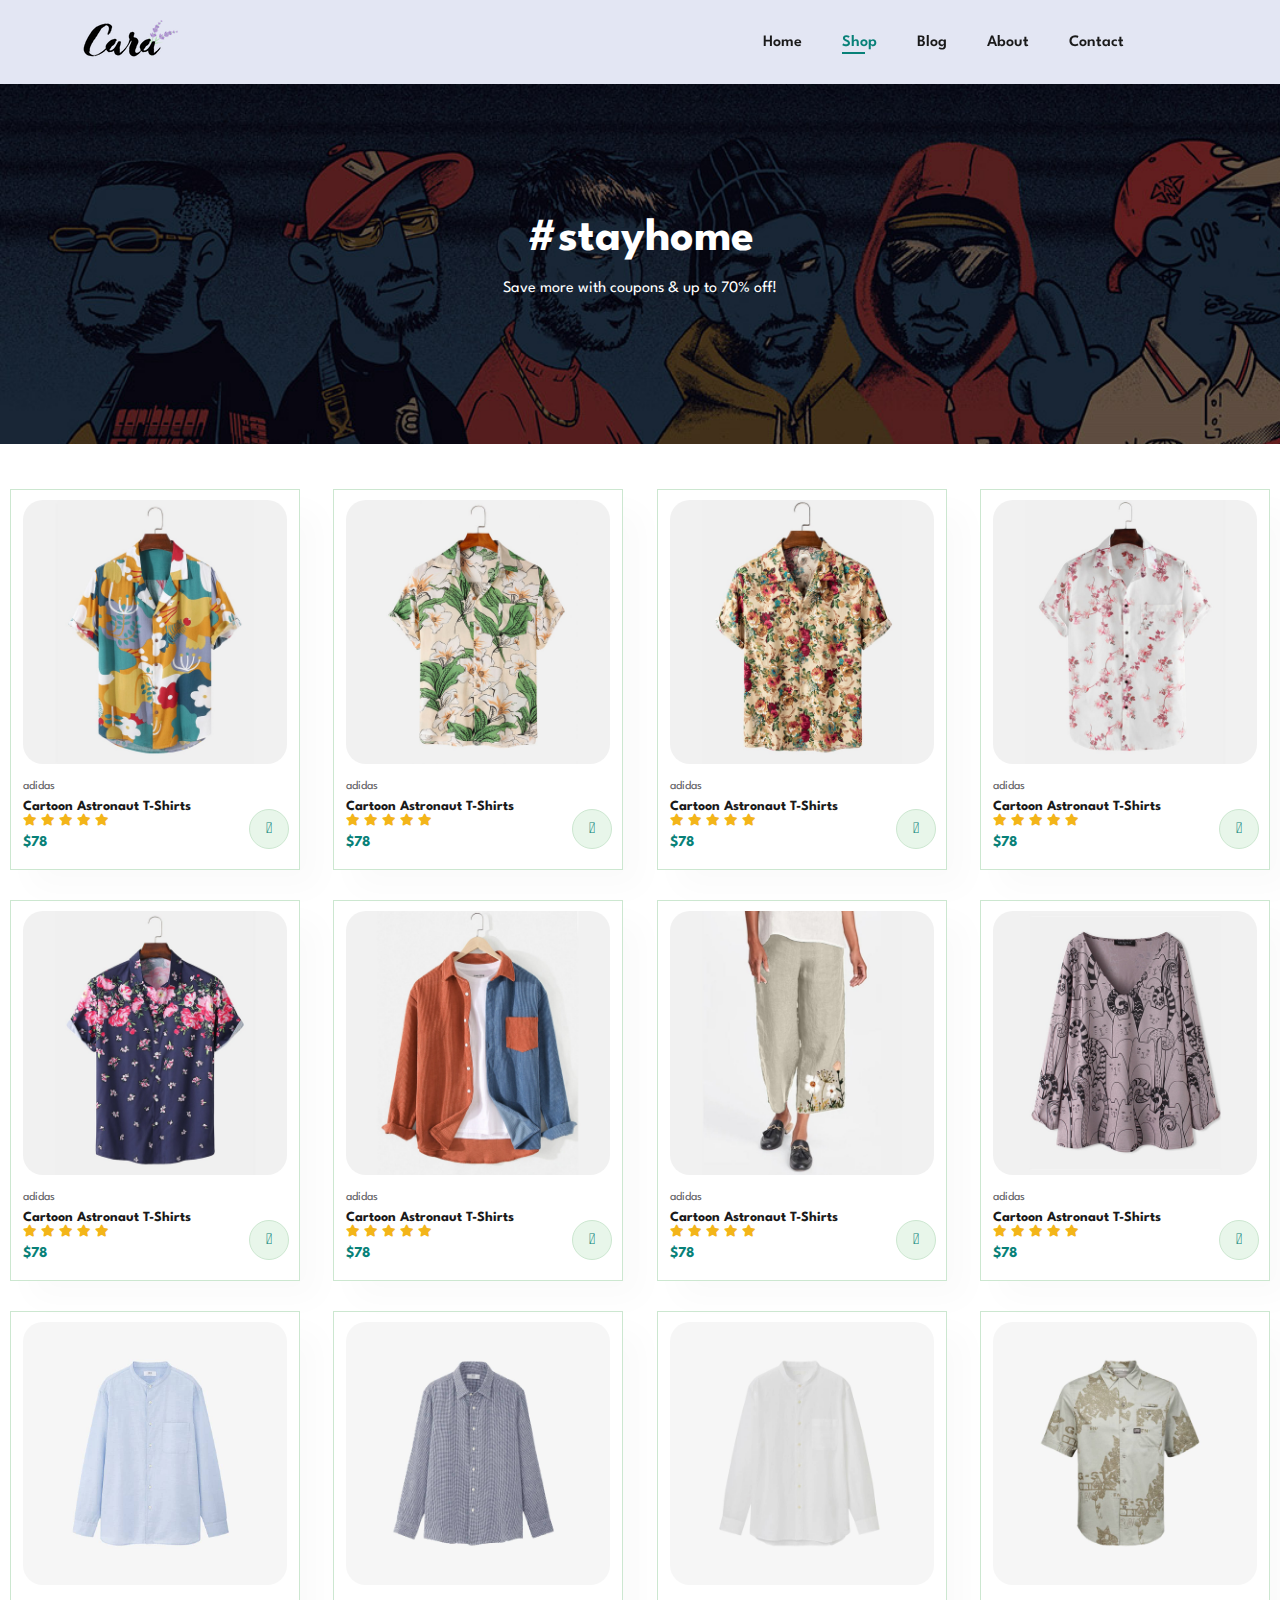
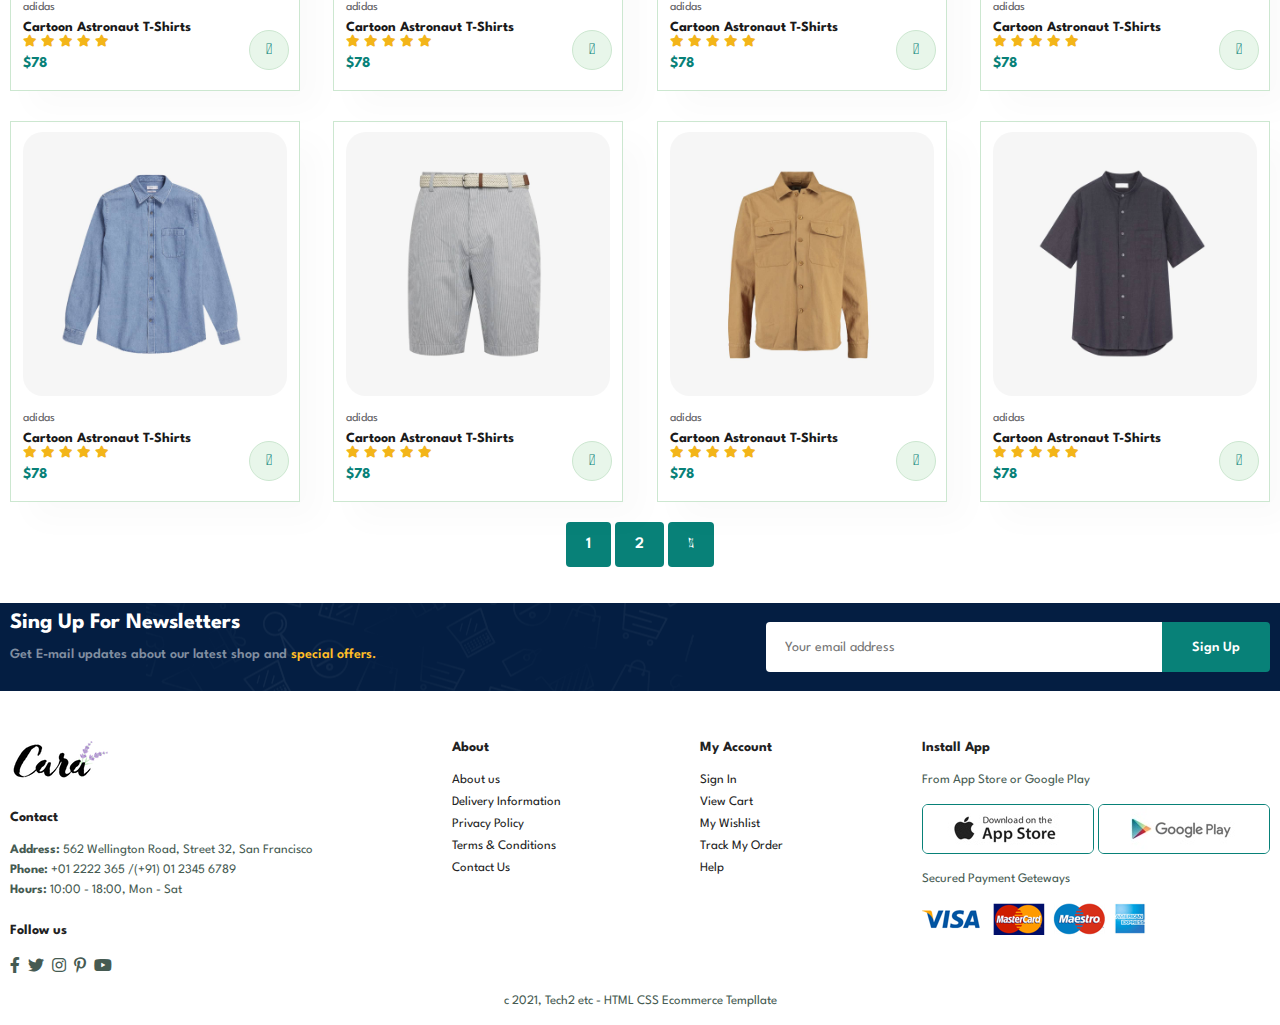
<file: E-Ticaret/shop.html>
<!DOCTYPE html>
<html lang="en">

    <head>
        <meta charset="UTF-8">
        <meta http-equiv="X-UA-Compatible" content="IE=edge">
        <meta name="viewport" content="width=device-width, initial-scale=1.0">
        <title>Tech2etc Ecommerce Tutorial</title>
        <link rel="stylesheet" href="https://pro.fontawesome.com/releases/v5.10.0/css/all.css" />

        <link rel="stylesheet" href="style.css">
    </head>

    <body>

        <!---- SHOP HEADER ---->
<section id="header">
<a href="#"><img src="img/logo.png" class="logo" alt=""></a>
<div>
    <ul id="navbar">
        <li><a href="index.html">Home</a></li>
        <li><a class="active" href="shop.html">Shop</a></li>
        <li><a href="blog.html">Blog</a></li>
        <li><a href="about.html">About</a></li>
        <li><a href="contact.html">Contact</a></li>
        <li id="lg-bag"><a href="cart.html"><i class="far fa-shopping-bag"></i></a></li>
        <a href="#" id="close"><i class="far fa-times"></i></a>
     </ul>
</div>
<div id="mobile">
    <a href="cart.html"><i class="far fa-shopping-bag"></i></a></li>
    <i id="bar" class="fas fa-outdent active"></i>
</div>

</section>

        <!---- SHOP PAGE ---->

        <section id="page-header">
            <h2>#stayhome</h2>
            <p>Save more with coupons & up to 70% off!</p>
           
        </section>

    
        <!-- SHOP PRODUCT -->
        <section id="product1" class="section-p1">
           
            <div class="pro-container">
                <div class="pro" onclick="window.location.href='sproduct.html';">
                    <img src="img/products/f1.jpg" alt="">
                    <div class="des">
                        <span>adidas</span>
                        <h5>Cartoon Astronaut T-Shirts</h5>
                        <div class="star">
                            <i class="fas fa-star"></i>
                            <i class="fas fa-star"></i>
                            <i class="fas fa-star"></i>
                            <i class="fas fa-star"></i>
                            <i class="fas fa-star"></i>
                        </div>
                        <h4>$78</h4>
                    </div>
                    <a href="#"><i class="fal fa-shopping-cart cart"></i></a>
                </div>
                <div class="pro">
                    <img src="img/products/f2.jpg" alt="">
                    <div class="des">
                        <span>adidas</span>
                        <h5>Cartoon Astronaut T-Shirts</h5>
                        <div class="star">
                            <i class="fas fa-star"></i>
                            <i class="fas fa-star"></i>
                            <i class="fas fa-star"></i>
                            <i class="fas fa-star"></i>
                            <i class="fas fa-star"></i>
                        </div>
                        <h4>$78</h4>
                    </div>
                    <a href="#"><i class="fal fa-shopping-cart cart"></i></a>
                </div>
                <div class="pro">
                    <img src="img/products/f3.jpg" alt="">
                    <div class="des">
                        <span>adidas</span>
                        <h5>Cartoon Astronaut T-Shirts</h5>
                        <div class="star">
                            <i class="fas fa-star"></i>
                            <i class="fas fa-star"></i>
                            <i class="fas fa-star"></i>
                            <i class="fas fa-star"></i>
                            <i class="fas fa-star"></i>
                        </div>
                        <h4>$78</h4>
                    </div>
                    <a href="#"><i class="fal fa-shopping-cart cart"></i></a>
                </div>
                <div class="pro">
                    <img src="img/products/f4.jpg" alt="">
                    <div class="des">
                        <span>adidas</span>
                        <h5>Cartoon Astronaut T-Shirts</h5>
                        <div class="star">
                            <i class="fas fa-star"></i>
                            <i class="fas fa-star"></i>
                            <i class="fas fa-star"></i>
                            <i class="fas fa-star"></i>
                            <i class="fas fa-star"></i>
                        </div>
                        <h4>$78</h4>
                    </div>
                    <a href="#"><i class="fal fa-shopping-cart cart"></i></a>
                </div>
                <div class="pro">
                    <img src="img/products/f5.jpg" alt="">
                    <div class="des">
                        <span>adidas</span>
                        <h5>Cartoon Astronaut T-Shirts</h5>
                        <div class="star">
                            <i class="fas fa-star"></i>
                            <i class="fas fa-star"></i>
                            <i class="fas fa-star"></i>
                            <i class="fas fa-star"></i>
                            <i class="fas fa-star"></i>
                        </div>
                        <h4>$78</h4>
                    </div>
                    <a href="#"><i class="fal fa-shopping-cart cart"></i></a>
                </div>
                <div class="pro">
                    <img src="img/products/f6.jpg" alt="">
                    <div class="des">
                        <span>adidas</span>
                        <h5>Cartoon Astronaut T-Shirts</h5>
                        <div class="star">
                            <i class="fas fa-star"></i>
                            <i class="fas fa-star"></i>
                            <i class="fas fa-star"></i>
                            <i class="fas fa-star"></i>
                            <i class="fas fa-star"></i>
                        </div>
                        <h4>$78</h4>
                    </div>
                    <a href="#"><i class="fal fa-shopping-cart cart"></i></a>
                </div>
                <div class="pro">
                    <img src="img/products/f7.jpg" alt="">
                    <div class="des">
                        <span>adidas</span>
                        <h5>Cartoon Astronaut T-Shirts</h5>
                        <div class="star">
                            <i class="fas fa-star"></i>
                            <i class="fas fa-star"></i>
                            <i class="fas fa-star"></i>
                            <i class="fas fa-star"></i>
                            <i class="fas fa-star"></i>
                        </div>
                        <h4>$78</h4>
                    </div>
                    <a href="#"><i class="fal fa-shopping-cart cart"></i></a>
                </div>
                <div class="pro">
                    <img src="img/products/f8.jpg" alt="">
                    <div class="des">
                        <span>adidas</span>
                        <h5>Cartoon Astronaut T-Shirts</h5>
                        <div class="star">
                            <i class="fas fa-star"></i>
                            <i class="fas fa-star"></i>
                            <i class="fas fa-star"></i>
                            <i class="fas fa-star"></i>
                            <i class="fas fa-star"></i>
                        </div>
                        <h4>$78</h4>
                    </div>
                    <a href="#"><i class="fal fa-shopping-cart cart"></i></a>
                </div>
           
                <div class="pro">
                    <img src="img/products/n1.jpg" alt="">
                    <div class="des">
                        <span>adidas</span>
                        <h5>Cartoon Astronaut T-Shirts</h5>
                        <div class="star">
                            <i class="fas fa-star"></i>
                            <i class="fas fa-star"></i>
                            <i class="fas fa-star"></i>
                            <i class="fas fa-star"></i>
                            <i class="fas fa-star"></i>
                        </div>
                        <h4>$78</h4>
                    </div>
                    <a href="#"><i class="fal fa-shopping-cart cart"></i></a>
                </div>
                <div class="pro">
                    <img src="img/products/n2.jpg" alt="">
                    <div class="des">
                        <span>adidas</span>
                        <h5>Cartoon Astronaut T-Shirts</h5>
                        <div class="star">
                            <i class="fas fa-star"></i>
                            <i class="fas fa-star"></i>
                            <i class="fas fa-star"></i>
                            <i class="fas fa-star"></i>
                            <i class="fas fa-star"></i>
                        </div>
                        <h4>$78</h4>
                    </div>
                    <a href="#"><i class="fal fa-shopping-cart cart"></i></a>
                </div>
                <div class="pro">
                    <img src="img/products/n3.jpg" alt="">
                    <div class="des">
                        <span>adidas</span>
                        <h5>Cartoon Astronaut T-Shirts</h5>
                        <div class="star">
                            <i class="fas fa-star"></i>
                            <i class="fas fa-star"></i>
                            <i class="fas fa-star"></i>
                            <i class="fas fa-star"></i>
                            <i class="fas fa-star"></i>
                        </div>
                        <h4>$78</h4>
                    </div>
                    <a href="#"><i class="fal fa-shopping-cart cart"></i></a>
                </div>
                <div class="pro">
                    <img src="img/products/n4.jpg" alt="">
                    <div class="des">
                        <span>adidas</span>
                        <h5>Cartoon Astronaut T-Shirts</h5>
                        <div class="star">
                            <i class="fas fa-star"></i>
                            <i class="fas fa-star"></i>
                            <i class="fas fa-star"></i>
                            <i class="fas fa-star"></i>
                            <i class="fas fa-star"></i>
                        </div>
                        <h4>$78</h4>
                    </div>
                    <a href="#"><i class="fal fa-shopping-cart cart"></i></a>
                </div>
                <div class="pro">
                    <img src="img/products/n5.jpg" alt="">
                    <div class="des">
                        <span>adidas</span>
                        <h5>Cartoon Astronaut T-Shirts</h5>
                        <div class="star">
                            <i class="fas fa-star"></i>
                            <i class="fas fa-star"></i>
                            <i class="fas fa-star"></i>
                            <i class="fas fa-star"></i>
                            <i class="fas fa-star"></i>
                        </div>
                        <h4>$78</h4>
                    </div>
                    <a href="#"><i class="fal fa-shopping-cart cart"></i></a>
                </div>
                <div class="pro">
                    <img src="img/products/n6.jpg" alt="">
                    <div class="des">
                        <span>adidas</span>
                        <h5>Cartoon Astronaut T-Shirts</h5>
                        <div class="star">
                            <i class="fas fa-star"></i>
                            <i class="fas fa-star"></i>
                            <i class="fas fa-star"></i>
                            <i class="fas fa-star"></i>
                            <i class="fas fa-star"></i>
                        </div>
                        <h4>$78</h4>
                    </div>
                    <a href="#"><i class="fal fa-shopping-cart cart"></i></a>
                </div>
                <div class="pro">
                    <img src="img/products/n7.jpg" alt="">
                    <div class="des">
                        <span>adidas</span>
                        <h5>Cartoon Astronaut T-Shirts</h5>
                        <div class="star">
                            <i class="fas fa-star"></i>
                            <i class="fas fa-star"></i>
                            <i class="fas fa-star"></i>
                            <i class="fas fa-star"></i>
                            <i class="fas fa-star"></i>
                        </div>
                        <h4>$78</h4>
                    </div>
                    <a href="#"><i class="fal fa-shopping-cart cart"></i></a>
                </div>
                <div class="pro">
                    <img src="img/products/n8.jpg" alt="">
                    <div class="des">
                        <span>adidas</span>
                        <h5>Cartoon Astronaut T-Shirts</h5>
                        <div class="star">
                            <i class="fas fa-star"></i>
                            <i class="fas fa-star"></i>
                            <i class="fas fa-star"></i>
                            <i class="fas fa-star"></i>
                            <i class="fas fa-star"></i>
                        </div>
                        <h4>$78</h4>
                    </div>
                    <a href="#"><i class="fal fa-shopping-cart cart"></i></a>
                </div>
            </div>

        </section>

        <section id="pagination" class="section-p1">
            <a href="#">1</a>
            <a href="#">2</a>
            <a href="#"><i class="fal fa-long-arrow-alt-right"></i></a>
        </section>

        <!-- SHOP NEWSLETTERS -->

        <section id="newsletter" class="section-p1 section-m1">
            <div class="newstext">
                <h4>Sing Up For Newsletters</h4>
                <p>Get E-mail updates about our latest shop and <span>special offers.</span></p>
            </div>
            <div class="form">
                <input type="text" placeholder="Your email address">
                <button class="normal">Sign Up</button>

            </div>
        </section>

            <!-- SHOP FOOTER -->

        <footer class="section-p1">
            <div class="col">
                <img class="logo" src="img/logo.png" alt="">
                <h4>Contact</h4>
                <p><strong>Address:</strong> 562 Wellington Road, Street 32, San Francisco</p>
                <p><strong>Phone:</strong> +01 2222 365 /(+91) 01 2345 6789</p>
                <p><strong>Hours:</strong> 10:00 - 18:00, Mon - Sat</p>
                <div class="follow">
                    <h4>Follow us</h4>
                    <div class="icon">
                        <i class="fab fa-facebook-f"></i>
                        <i class="fab fa-twitter"></i>
                        <i class="fab fa-instagram"></i>
                        <i class="fab fa-pinterest-p"></i>
                        <i class="fab fa-youtube"></i>
                    </div>
                </div>
            </div>
            <div class="col">
                <h4>About</h4>
                <a href="#">About us</a>
                <a href="#">Delivery Information</a>
                <a href="#">Privacy Policy</a>
                <a href="#">Terms & Conditions</a>
                <a href="#">Contact Us</a>
            </div>


            <div class="col">
                <h4>My Account</h4>
                <a href="#">Sign In</a>
                <a href="#">View Cart</a>
                <a href="#">My Wishlist</a>
                <a href="#">Track My Order</a>
                <a href="#">Help</a>
            </div>

            <div class="col install">
                <h4>Install App</h4>
                <p>From App Store or Google Play</p>
                <div class="row">
                    <img src="img/pay/app.jpg" alt="">
                    <img src="img/pay/play.jpg" alt="">
                </div>
                <p>Secured Payment Geteways</p>
                <img src="img/pay/pay.png" alt="">
            </div>

            <div class="copyright">
                <p>c 2021, Tech2 etc - HTML CSS Ecommerce Templlate</p>
            </div>
        </footer>

        <script src="script.js"></script>
    </body>

</html>
</file>
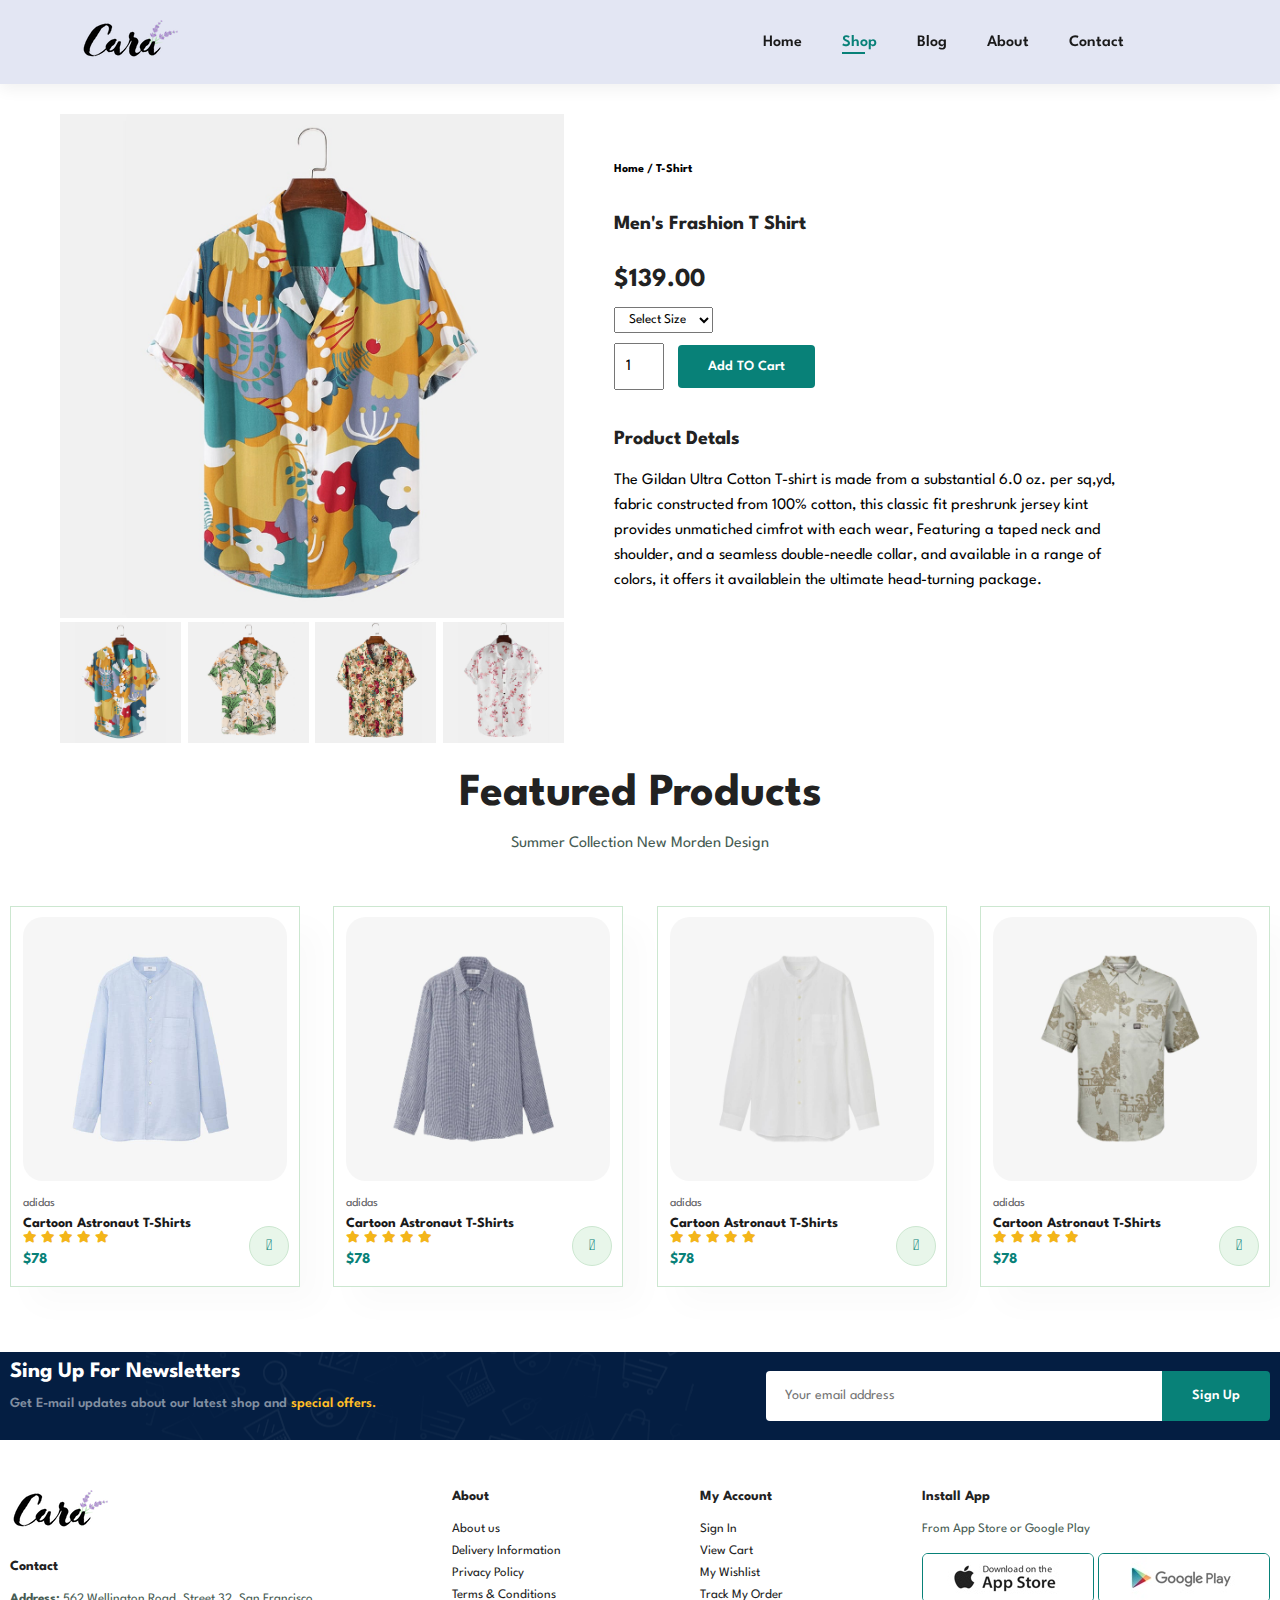
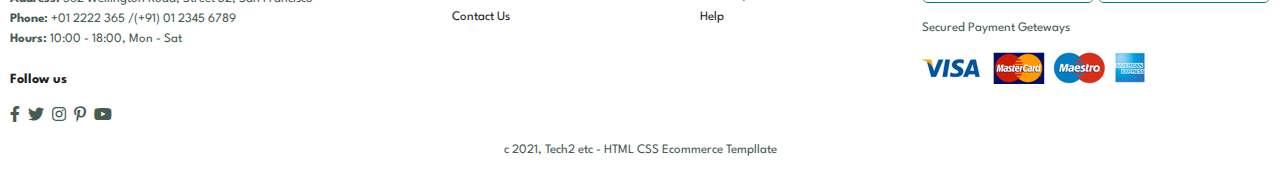
<file: E-Ticaret/sproduct.html>
<!DOCTYPE html>
<html lang="en">

    <head>
        <meta charset="UTF-8">
        <meta http-equiv="X-UA-Compatible" content="IE=edge">
        <meta name="viewport" content="width=device-width, initial-scale=1.0">
        <title>Tech2etc Ecommerce Tutorial</title>
        <link rel="stylesheet" href="https://pro.fontawesome.com/releases/v5.10.0/css/all.css" />

        <link rel="stylesheet" href="style.css">
    </head>

    <body>

        <!---- SPRODUCT HEADER ---->
<section id="header">
<a href="#"><img src="img/logo.png" class="logo" alt=""></a>
<div>
    <ul id="navbar">
        <li><a href="index.html">Home</a></li>
        <li><a class="active" href="shop.html">Shop</a></li>
        <li><a href="blog.html">Blog</a></li>
        <li><a href="about.html">About</a></li>
        <li><a href="contact.html">Contact</a></li>
        <li id="lg-bag"><a href="cart.html"><i class="far fa-shopping-bag"></i></a></li>
        <a href="#" id="close"><i class="far fa-times"></i></a>
     </ul>
</div>
<div id="mobile">
    <a href="cart.html"><i class="far fa-shopping-bag"></i></a></li>
    <i id="bar" class="fas fa-outdent active"></i>
</div>

</section>

  <!---- SPRODUCT PRODETAILS ---->

<section id="prodetails" class="section-p1">
<div class="single-pro-image">
    <img src="img/products/f1.jpg" width="100%" id="MainImg" alt="">
    <div class="small-img-group">
        <div class="small-img-col">
            <img src="img/products/f1.jpg" width="100%" class="small-img" alt="">
        </div>
        <div class="small-img-col">
            <img src="img/products/f2.jpg" width="100%" class="small-img" alt="">
        </div>
        <div class="small-img-col">
            <img src="img/products/f3.jpg" width="100%" class="small-img" alt="">
        </div>
        <div class="small-img-col">
            <img src="img/products/f4.jpg" width="100%" class="small-img" alt="">
        </div>
    </div>
</div>
<div class="single-pro-details">
    <h6>Home / T-Shirt</h6>
    <h4>Men's Frashion T Shirt</h4>
    <h2>$139.00</h2>
    
    <select>
        <option>Select Size</option>
        <option>XL</option>
        <option>XXL</option>
        <option>Small</option>
        <option>Large</option>
    </select>
    <input type="number" value="1">
    <button class="normal">Add TO Cart</button>
    <h4>Product Detals</h4>
    <span>The Gildan Ultra Cotton T-shirt is made from
         a substantial 6.0 oz. per sq,yd,
        fabric constructed from 100% cotton,
         this classic fit preshrunk jersey kint provides
          unmatiched cimfrot
        with each wear, Featuring a taped neck and shoulder,
         and a seamless double-needle collar,
          and available in a range of colors,
           it offers it availablein the ultimate
            head-turning package.
    </span>
    
</div>
</section>

<section id="product1" class="section-p1">
    <h2>Featured Products</h2>
    <p>Summer Collection New Morden Design</p>
    <div class="pro-container">
        <div class="pro">
            <img src="img/products/n1.jpg" alt="">
            <div class="des">
                <span>adidas</span>
                <h5>Cartoon Astronaut T-Shirts</h5>
                <div class="star">
                    <i class="fas fa-star"></i>
                    <i class="fas fa-star"></i>
                    <i class="fas fa-star"></i>
                    <i class="fas fa-star"></i>
                    <i class="fas fa-star"></i>
                </div>
                <h4>$78</h4>
            </div>
            <a href="#"><i class="fal fa-shopping-cart cart"></i></a>
        </div>
        <div class="pro">
            <img src="img/products/n2.jpg" alt="">
            <div class="des">
                <span>adidas</span>
                <h5>Cartoon Astronaut T-Shirts</h5>
                <div class="star">
                    <i class="fas fa-star"></i>
                    <i class="fas fa-star"></i>
                    <i class="fas fa-star"></i>
                    <i class="fas fa-star"></i>
                    <i class="fas fa-star"></i>
                </div>
                <h4>$78</h4>
            </div>
            <a href="#"><i class="fal fa-shopping-cart cart"></i></a>
        </div>
        <div class="pro">
            <img src="img/products/n3.jpg" alt="">
            <div class="des">
                <span>adidas</span>
                <h5>Cartoon Astronaut T-Shirts</h5>
                <div class="star">
                    <i class="fas fa-star"></i>
                    <i class="fas fa-star"></i>
                    <i class="fas fa-star"></i>
                    <i class="fas fa-star"></i>
                    <i class="fas fa-star"></i>
                </div>
                <h4>$78</h4>
            </div>
            <a href="#"><i class="fal fa-shopping-cart cart"></i></a>
        </div>
        <div class="pro">
            <img src="img/products/n4.jpg" alt="">
            <div class="des">
                <span>adidas</span>
                <h5>Cartoon Astronaut T-Shirts</h5>
                <div class="star">
                    <i class="fas fa-star"></i>
                    <i class="fas fa-star"></i>
                    <i class="fas fa-star"></i>
                    <i class="fas fa-star"></i>
                    <i class="fas fa-star"></i>
                </div>
                <h4>$78</h4>
            </div>
            <a href="#"><i class="fal fa-shopping-cart cart"></i></a>
        </div>
        
    </div>

</section>
     

        <!-- SPRODUCT NEWSLETTERS -->

        <section id="newsletter" class="section-p1 section-m1">
            <div class="newstext">
                <h4>Sing Up For Newsletters</h4>
                <p>Get E-mail updates about our latest shop and <span>special offers.</span></p>
            </div>
            <div class="form">
                <input type="text" placeholder="Your email address">
                <button class="normal">Sign Up</button>

            </div>
        </section>

            <!-- SPRODUCT FOOTER -->

        <footer class="section-p1">
            <div class="col">
                <img class="logo" src="img/logo.png" alt="">
                <h4>Contact</h4>
                <p><strong>Address:</strong> 562 Wellington Road, Street 32, San Francisco</p>
                <p><strong>Phone:</strong> +01 2222 365 /(+91) 01 2345 6789</p>
                <p><strong>Hours:</strong> 10:00 - 18:00, Mon - Sat</p>
                <div class="follow">
                    <h4>Follow us</h4>
                    <div class="icon">
                        <i class="fab fa-facebook-f"></i>
                        <i class="fab fa-twitter"></i>
                        <i class="fab fa-instagram"></i>
                        <i class="fab fa-pinterest-p"></i>
                        <i class="fab fa-youtube"></i>
                    </div>
                </div>
            </div>
            <div class="col">
                <h4>About</h4>
                <a href="#">About us</a>
                <a href="#">Delivery Information</a>
                <a href="#">Privacy Policy</a>
                <a href="#">Terms & Conditions</a>
                <a href="#">Contact Us</a>
            </div>


            <div class="col">
                <h4>My Account</h4>
                <a href="#">Sign In</a>
                <a href="#">View Cart</a>
                <a href="#">My Wishlist</a>
                <a href="#">Track My Order</a>
                <a href="#">Help</a>
            </div>

            <div class="col install">
                <h4>Install App</h4>
                <p>From App Store or Google Play</p>
                <div class="row">
                    <img src="img/pay/app.jpg" alt="">
                    <img src="img/pay/play.jpg" alt="">
                </div>
                <p>Secured Payment Geteways</p>
                <img src="img/pay/pay.png" alt="">
            </div>

            <div class="copyright">
                <p>c 2021, Tech2 etc - HTML CSS Ecommerce Templlate</p>
            </div>
        </footer>

        <script src="script.js"></script>
    </body>

</html>
</file>
<file: E-Ticaret/style.css>
@import url("https://fonts.googleapis.com/css2?family=Spartan:wght@100;200;300;400;500;600;700;800;900&display=swap");
* {
  margin: 0;
  padding: 0;
  box-sizing: border-box;
  font-family: "Spartan", sans-serif;
}

html {
  scroll-behavior: smooth;
}

/* Global Styles */

h1 {
  font-size: 50px;
  line-height: 64px;
  color: #222;
}

h2 {
  font-size: 46px;
  line-height: 54px;
  color: #222;
}

h4 {
  font-size: 20px;
  color: #222;
}

h6 {
  font-weight: 700;
  font-size: 12px;
}

p {
  font-size: 16px;
  color: #465b52;
  margin: 15px 0 20px 0;
}

.section-p1 {
  padding: 40px 80px;
}

.section-m1 {
  margin: 40px 0;
}

button.normal{
  font-size: 14px;
  font-weight: 600;
  padding: 15px 30px;
  color: #000;
  background-color: #fff;
  border-radius: 4px;
  cursor: pointer;
  border: none;
  outline: none;
  transition: 0.3s ease-in-out;
}

button.normal:hover{
  transform: scale(1.05); 
}

button.white{
  font-size: 13px;
  font-weight: 600;
  padding: 11px 18px;
  color: #fff;
  background-color: transparent;
  cursor: pointer;
  border: 1px solid #fff;
  outline: none;
  transition: 0.3s ease-in-out;
}
button.white:hover{
  transform: scale(1.05); 
}



body {
  width: 100%;
}

/* HEADER */

#header{
  display: flex;
  align-items: center;
  justify-content: space-between;
  padding: 20px 80px;
  background: #E3E6F3;
  box-shadow: 0 5px 15px rgba(0, 0, 0, 0.06);
  z-index: 999;
  position: sticky;
  top: 0;
  left: 0;
}

#navbar{
  display: flex;
  align-items: center;
  justify-content: center;
}

#navbar li{
list-style: none;
padding: 0 20px;
position: relative;
}

#navbar li a{
  text-decoration: none;
  font-size: 16px;
  font-weight: 600;
  color:#1a1a1a;
  transition: 0.3s ease;
}

#navbar li a:hover,
#navbar li a.active {
  color: #088178;
}

#navbar li a.active::after,
#navbar li a:hover::after{
  content: "";
  width: 30%;
  height: 2px;
  background: #088178;
  position: absolute;
  bottom: -4px;
  left: 20px;
}

#mobile {
display: none;
align-items: center;
}

#close {
  display: none;
}

/* HOME PAGE */

#hero{
  background-image: url("img/hero4.png");
  height: 90vh;
  width: 100%;
  background-size: cover;
  background-position: top 25% right 0;
  padding: 0 80px;
  display: flex;
  flex-direction: column;
  align-items: flex-start;
  justify-content: center;
}

#hero h4{
  padding-bottom: 15px;
}

#hero h1{
  color: #088178;
}

#hero button{
  background-image: url("img/button.png");
  background-color: transparent;
  color: #088178;
  border: 0;
  padding: 14px 80px 14px 65px;
  background-repeat: no-repeat;
  cursor: pointer;
  font-weight: 700;
  font-size: 15px;
  transition: .5s ease-in-out; 
}

#hero button:hover{
  transform: scale(1.1); 
}

/* HOME FEATURE */
#feature{
  display: flex;
  align-items: center;
  justify-content: space-between;
  flex-wrap: wrap;
}


#feature .fe-box {
width: 200px;
text-align:center;
padding: 25px 15px;
box-shadow: 20px 20px 34px rgba(0, 0, 0, 0.03);
border: 1px solid #cce7d0;
border-radius: 4px;
margin: 15px 0;
transition: .3s ease-in-out; 
}

#feature .fe-box:hover{
  transform: scale(1.05); 
 
  box-shadow: 10px 10px 54px rgba(70, 62, 221, 0.1);
}

#feature .fe-box img{
  width: 100%;
  margin-bottom: 10px;
}

#feature .fe-box h6{
  display: inline-block;
  padding: 9px 8px 6px 8px;
  line-height: 1;
  border-radius: 4;
  color: #088178;
  background-color: #fddde4;
}

#feature .fe-box:nth-child(2) h6{
  background-color: #cdebbc;
}

#feature .fe-box:nth-child(3) h6{
  background-color: #d1e8f2;
}

#feature .fe-box:nth-child(4) h6{
  background-color: #cdd4f8;
}

#feature .fe-box:nth-child(5) h6{
  background-color: #f6dbf6;
}

#feature .fe-box:nth-child(6) h6{
  background-color: #fff2e5;
}

/* HOME PRODUCT */

#product1{
  text-align: center;
}

#product1 .pro-container{
 display: flex;
 justify-content: space-between;
 padding-top: 20px;
 flex-wrap: wrap;
}

#product1 .pro{
  width: 23%;
  min-width: 250px;
  padding: 10px 12px;
  border: 1px solid #cce7d0;
  cursor: pointer;
  box-shadow: 20px 20px 30px rgba(0, 0, 0, 0.02);
  margin: 15px 0;
   transition: .5s ease-in-out; 
   position: relative;
}
#product1 .pro:hover{
  transform: scale(1.05); 
  box-shadow: 20px 20px 30px rgba(0, 0, 0, 0.06);
}

#product1 .pro img{
  width: 100%;
  border-radius: 20px;
}

#product1 .pro .des{
  text-align: start;
  padding: 10px 0;
}

#product1 .pro .des span{
  color: #606063;
  font-size: 12px;
}

#product1 .pro .des h5{
  padding-top: 7px;
  color: #1a1a1a;
  font-size: 14px;
}

#product1 .pro .des i{
  font-size: 12px;
  color: rgb(243, 181, 25);
}

#product1 .pro .des h4{
  padding-top: 7px;
  font-size: 15px;
  font-weight: 700;
  color: #088178;
}

#product1 .pro .cart{
  width: 40px;
  height: 40px;
  line-height: 40px;
  border-radius: 50px;
  background-color: #e8f6ea;
  font-weight: 500;
  color: #088178;
  border: 1px solid #cce7d0;
  position: absolute;
  bottom: 20px;
  right: 10px;
}

/* HOME BANNER */

#banner{
  display: flex;
  flex-direction: column;
  justify-content: center;
  align-items: center;
  text-align: center;
  background-image: url("img/banner/b2.jpg");
  width: 100%;
  height: 40vh;
  background-size: cover;
  background-position: center;
}

#banner h4{
  color: #fff;
  font-size: 16px;
}

#banner h2{
  color: #fff;
  font-size: 30px;
padding: 10px 0;
}

#banner span{
  color: #ef3636;
  
}

/* HOME SMS BANNER */
#sm-banner{
  display: flex;
  justify-content: space-between;
  flex-wrap: wrap;

}

#sm-banner .banner-box{
  display: flex;
  flex-direction: column;
  justify-content: center;
  align-items: flex-start;
  background-image: url("img/banner/b17.jpg");
  min-width: 630px;
  height: 50vh;
  background-size: cover;
  background-position: center;
  padding: 30px;
  
}
#sm-banner h4{
  color: #fff;
  font-size: 20px;
  font-weight: 300;
  
}

#sm-banner h2{
  color: #fff;
  font-size: 28px;
  font-weight: 800;

}

#sm-banner span{
  color: #fff;
  font-size: 14px;
  font-weight: 500;
  padding-bottom: 15px;

}

#sm-banner .banner-box:hover button{
  background: #088178;
  border: 1px solid #088178;
}

#sm-banner .banner-box2{
  background-image: url("img/banner/b10.jpg");
}

/*  HOME BANNER 3  */
#banner3 {
  display: flex;
  justify-content: space-between;
  flex-wrap: wrap;
  padding: 0 80px;
  
}



#banner3 .banner-box{
  display: flex;
  flex-direction: column;
  justify-content: center;
  align-items: flex-start;
  background-image: url("img/banner/b7.jpg");
  min-width: 30%;
  height: 30vh;
  background-size: cover;
  background-position: center;
  padding: 20px;
  margin-bottom: 20px ;
  transition: .5s ease-in-out;
}

#banner3 .banner-box:hover{
  transform: scale(1.05); 
  
}

#banner3 .banner-box2{
  background-image: url("img/banner/b4.jpg");
}

#banner3 .banner-box3{
  background-image: url("img/banner/b18.jpg");
}

#banner3 h2{
  color: #fff;
  font-weight: 900;
  font-size: 22px;
}

#banner3 h3{
  color: #ec544e;
  font-weight: 800;
  font-size: 15px;
}

/* HOME NEWSLETTERS */

#newsletter{
  display: flex;
  justify-content: space-between;
  flex-wrap: wrap;
  align-items: center;
  background-image: url("img/banner/b14.png");
  background-repeat: no-repeat;
  background-position: 20% 30%;
  background-color: #041e42;
}

#newsletter h4{
  font-size: 22px;
  font-weight: 700;
  color: #fff;
}

#newsletter p{
  font-size: 14px;
  font-weight: 600;
  color: #818ea0;
}
#newsletter p span{
  color: #ffbd27;
}
#newsletter .form{
  display: flex;
  width: 40%;
}

#newsletter input{
  height: 3.125rem;
  padding: 0 1.25em;
  font-size: 14px;
  width: 100%;
  border: 1px solid transparent;
  border-radius: 4px;
  outline: none;
  border-top-right-radius: 0;
  border-bottom-right-radius: 0;
}

#newsletter button{
  background-color: #088178;
  color: #fff;
  white-space: nowrap;
  border-top-left-radius: 0;
  border-bottom-left-radius: 0;
}

footer{
  display: flex;
  flex-wrap: wrap;
  justify-content: space-between;
}

footer .col{
  display: flex;
  flex-direction: column;
  align-items: flex-start;
  margin-bottom: 20px;
}

footer .logo{
  margin-bottom: 30px;
}

footer h4{
  font-size: 14px;
  padding-bottom:20px ;
}

footer p{
  font-size: 13px;
  margin: 0 0 8px 0;
}

footer a{
  font-size: 13px;
  text-decoration: none;
  color: #222;
  margin-bottom: 10px;
}

footer .follow{
  margin-top: 20px ;
}

footer .follow i{
  color: #465b52;
  padding-right: 4px;
  cursor: pointer;
}
footer .follow i:hover,
footer a:hover{
  color: #088178;
}


footer .install .row img{
  border: 1px solid #088178;
  border-radius: 6px;
}

footer .install img{
  margin: 10px 0 15px 0;
}
footer .copyright{
  width: 100%;
  text-align: center;
}

   /* SHOP PAGE */

#page-header {
background-image: url("img/banner/b1.jpg");
width: 100%;
height: 40vh;
background-size: cover;
display: flex;
justify-content: center;
text-align: center;
flex-direction: column;
padding: 14px;
}

#page-header h2,
#page-header p{
color: #fff;
}

/* SHOP PAGENATION */

#pagination {
  text-align: center;
}

#pagination a{
  text-decoration: none;
  background-color: #088178;
  padding: 15px 20px;
  border-radius: 4px;
  color: #fff;
  font-weight: 600;
  transition: .5s ease-in-out;
}


#pagination a:hover{
  transform: scale(1.05); 
}

#pagination a i{
  font-size: 16px;
  font-weight: 600;

}

/* SHOP PRODETAILS */
#prodetails{
  display: flex;
margin-top: 20px;
}

#prodetails .single-pro-image{
  width: 40%;
  margin-left: 50px;
}



.small-img-group{
display: flex;
justify-content: space-between;

}
.small-img-group img{
  transition: 0.5s ease-in-out;
}

.small-img-group img:hover{
  transform: scale(1.05); 
}

.small-img-col{
  flex-basis: 24%;
  cursor: pointer;
}

#prodetails .single-pro-details{
  width: 50%;
  padding-top: 30px;
  padding: 50px;
}

#prodetails .single-pro-details h4{
 padding: 40px 0 20px 0;
}

#prodetails .single-pro-details h2{
 font-size: 26px;
}

#prodetails .single-pro-details select{
 display: block;
 padding: 5px 10px;
 margin-bottom: 10px;
}

#prodetails .single-pro-details input{
  width: 50px;
  height: 47px;
  padding-left: 10px;
  font-size: 16px;
  margin-right: 10px;
}

#prodetails .single-pro-details input:hover{
  outline: none;
}

#prodetails .single-pro-details button{
  background: #088178;
  color: #fff;
  
}

#prodetails .single-pro-details span{
  line-height: 25px;
  
}


 /* BLOG PAGE */

 #page-header.blog-header{
  background-image: url("img/banner/b19.jpg");
  
 }

 #blog{
  padding: 150px 150px 0 150px;
 }

 #blog .blog-box{
  position: relative;
    display: flex;
    align-items: center;
    width: 100%;
    padding-bottom: 90px;
 }

 #blog .blog-img{
  width: 50%;
  margin-right: 40px;
  transition: 0.5s ease-in-out
 }
 

 #blog .blog-img:hover{
  transform: scale(1.05); 
}

 #blog img{
  width: 100%;
  height: 300px;
  object-fit: cover;
 }

 #blog .blog-details a{
  text-decoration: none;
  font-size: 15px;
  color: #000;
  font-weight: 700;
  position: relative;
  transition: 0.3s;
 }

 #blog .blog-details a::after{
 content: "";
 width: 50px;
 height: 1px;
 background-color: #000;
 position: absolute;
 top: 4px;
 right: -60px;
 }

 #blog .blog-details a:hover{
  color: #088178;
 }

 #blog .blog-details a:hover::after{
  color: #088178;
 }

 #blog .blog-box h1{
  position: absolute;
  top: -40px;
  left: 0;
  font-size: 70px;
  font-weight: 700;
  color: #c9cbce;
  z-index: -9;
 }



 /* <!---- ABOUT PAGE ----> */



 #page-header.about-header{
  background-image: url("img/about/banner.png");
  
 }

 #about-head{
  display: flex;
  align-items: center;
}

#about-head img{
  width: 50%;
  height: auto;
}

#about-head div{
  padding-left: 40px;
}

#about-app{
  text-align: center;
}

#about-app .video{
  margin-left: 150px;
  width: 70%;
  height: 100%;
  margin-top: 30px auto 0 auto;
}

#about-app .video video{
  width: 100%;
  height: 100%;
  border-radius: 20px;
}

/* CONTACT PAGE */

#contact-details{
  display: flex;
  align-items: center;
  justify-content: space-between;
}

#contact-details .details{
  width: 40%; 
}

#contact-details .details span,
#form-details form span{
 font-size: 12px;
}

#contact-details .details h2,
#form-details form h2{
 font-size: 26px;
 line-height: 35px;
 padding: 20px 0;
}

#contact-details .details h3{
 font-size: 16px;
 padding-bottom: 15px;
}

#contact-details .details li{
 list-style: none;
 display: flex;
 padding: 10px 0;
}

#contact-details .details li i{
font-size: 14px;
padding-right: 22px;
}

#contact-details .details li p{
margin: 0;
font-size: 14px;
}

#contact-details .map{
  width: 55%;
  height: 400px;
}

#contact-details .map iframe{
  width: 100%;
  height: 100%;
}

#form-details{
  display: flex;
  justify-content: space-between;
  margin: 30px;
  padding: 130px ;
  border: 1px solid #e1e1e1;
}

#form-details form{
  width: 65%;
  display: flex;
  flex-direction: column;
  align-items: flex-start;
}

#form-details form input,
#form-details form textarea{
  width: 100%;
  padding: 12px 15px;
  outline: none;
  margin-bottom: 20px;
  border: 1px solid #e1e1e1;
}

#form-details form button{
  background-color: #088178;
  color: #fff;
}

#form-details .people{
  padding-top: 20px;
 
}


#form-details .people div{
  padding-bottom: 25px;
  display: flex;
  align-items: flex-start;
}

#form-details .people div img{
  width: 65px;
  height: 65px;
  object-fit: cover;
  margin-right: 15px;
}

#form-details .people div p{
 margin: 0;
 font-size: 13px;
 line-height: 25px;
}

#form-details .people div p span{
 display: block;
 font-size: 16px;
 font-weight: 600;
 color: #000;
}

#cart{
  overflow: auto;
}

#cart table{
  width: 100%;
  border-collapse:collapse ;
  table-layout: fixed;
  white-space: nowrap;

}

#cart table img{
 width: 70px;

}

#cart table td:nth-child(1){
  width: 100px;
  text-align: center;
}

#cart table td:nth-child(2){
  width: 150px;
  text-align: center;
}

#cart table td:nth-child(3){
  width: 250px;
  text-align: center;
}

#cart table td:nth-child(4),
#cart table td:nth-child(5),
#cart table td:nth-child(6){
  width: 150px;
  text-align: center;
}

#cart table td:nth-child(5) input{
  width: 70px;
  padding: 10px 5px 10px 15px;
}

#cart table thead{
  border: 1px solid #e2e9e1;
  border-left: none;
  border-right: none;
}

#cart table thead td{
  font-weight: 700;
  text-transform: uppercase;
  font-size: 13px;
  padding: 18px 0;
}

#cart table tbody tr td{
  padding-top: 15px;
}

#cart table tbody td{
  font-size: 13px;
}

#cart-add{
  display: flex;
  flex-wrap: wrap;
  justify-content: space-between;
}

#coupon{
width: 50%;
margin-bottom: 30px;
}

#coupon h3,
#subtotal h3{
padding-bottom: 15px;
}

#coupon input{
padding: 10px 20px;
outline: none;
width: 60%;
margin-right: 10px;
border: 1px solid#e2e9e1;
}

#coupon button,
#subtotal button{
background-color: #088178;
color: #fff;
padding: 12px 20px;
}

#subtotal{
  width: 50%;
  margin-bottom: 30px;
  border: 1px solid #e2e9e1;
  padding: 30px;
}

#subtotal table{
  border-collapse: collapse;
  width: 100%;
  margin-bottom: 20px;
}

#subtotal table td{
 width: 50%;
 border: 1px solid #e1e1e1;
 padding: 10px;
 font-size: 13px;
}























/* RESPONSIVE */

@media (max-width:1423px){
 
  
  #sm-banner .banner-box{
   
    min-width: 600px;
  }

}

@media (max-width:1365px){

  .section-p1 {
    padding: 10px 10px;
  }

 #sm-banner .banner-box{
    width: 20%;
    height: 50vh;
    }
  
}

@media (max-width:1227px){
  #feature .fe-box {
    width: 350px;
}

#sm-banner .banner-box{
    min-width: 100%;
    margin-top: 7px;
  }

  #banner3 .banner-box {
    width: 30%;
}
}

@media (max-width:1019px){

  #product1 .pro{
    width: 340px;
  }
  #prodetails { 
    display: flex;
    flex-direction: column;
  }

  #prodetails .single-pro-image { 
    width: 90%;
    margin: 0 18px;
  }

  #prodetails .single-pro-details { 
    width: 100%;
  }

}


@media (max-width:799px){

  .section-p1 {
    padding: 40px 40px;
  }

  #navbar{
    display: flex;
    flex-direction: column;
    align-items: flex-start;
    justify-content: flex-start;
    position: fixed;
    top: 0;
    right: -300px;
    height: 100vh;
    width: 300px;
    background-color: #E3E5F3 ;
    box-shadow: 0 40px 60px rgba(0, 0, 0, 0.01);
    padding: 80px 0 0 10px;
    transition: 0.5s;
  }

  #navbar.active{
    right: 0px;
  }

  #navbar li{
    margin-bottom: 25px;
  }

  #mobile {
    display: flex;
    align-items: center;
    
  }

    #mobile i{
     color: #1a1a1a;
     font-size: 24px;
     padding-left: 20px;
  }

  #close{
    display: initial;
    position: absolute;
    top: 30px;
    left: 30px;
    color: #222;
    font-size: 24px;
  }

  #lg-bag{
    display: none;
  }

  #hero{
    height: 70vh;
    padding: 0 80px;
    background-position: top 30% right 30%;
  }

  #feature {
    justify-content: center;
  }

  #feature .fe-box {
    margin: 15px 15px;
  }

  #product1 .pro-container{
    justify-content: center;
  }

  #product1 .pro{
    margin: 15px;
  }

  #banner {
    height: 20vh;
  }

  #sm-banner .banner-box {
    min-width: 100%;
    height: 30vh;
  }

  #sm-banner .banner-box2 {
    margin-top: 20px;
  }

  #banner3 {
    padding: 0 40px;
  }

  #banner3 .banner-box{
    width: 28%;
  }

  #newsletter .form{
    width: 70%;
  }

  #form-details{
    padding: 40px;
  }

  #form-details form{
    width: 50%;
    
  }


}
@media (max-width:477px){

  .section-p1 {
    padding: 20px;
  }

  #header {
    padding: 10px 30px;
  }

  h1{
    font-size: 38px;
  }

  h2{
    font-size: 32px;
  }

  #hero {
    padding: 0 20px;
    background-position: 55%;
  }

  #feature {
    justify-content: space-between;
  }

  #feature .fe-box {
    width: 155px;
    margin: 0 0 15px 0;
  }

  #product1 .pro{
   width: 100%;
  }

  #banner {
    height: 40vh;
  }

  #sm-banner .banner-box {
    height: 40vh;
  }

  #sm-banner .banner-box2 {
    margin-top: 20px;
  }

  #banner3 {
    padding: 0 20px;
  }

  #banner3 .banner-box {
    width: 100%;
  }

  #newsletter {
    padding: 40px 20px;
  }

  #newsletter .form {
    width: 100%;
  }

  footer .copyright {
    text-align: start;
  }

  #prodetails { 
    display: flex;
    flex-direction: column;
  }

  #prodetails .single-pro-image { 
    width: 90%;
    margin: 0 18px;
  }

  #prodetails .single-pro-details { 
    width: 100%;
  }
  #blog {
    margin-top: 15px;
    padding: 50px 0 150px;
  }

  #blog .blog-box{
    
    display: flex;
    flex-direction: column;
    align-items: flex-start;
    
  }

  #blog .blog-img{
    width: 100%;
    margin-right: 0px;
    margin-bottom: 30px;
    
  }
  #blog .blog-details{
    width: 100%;
  }

  /* <!---- ABOUT PAGE ----> */

#about-head{
  flex-direction: column;
}

#about-head img{
  width: 100%;
  margin-bottom: 20px;
}

#about-head div{
  padding-left: 0px;
}

#about-head .video{
  width: 100%;
  
}

#contact-details{
  flex-direction: column;
}

#contact-details .details{
  width: 100%;
  margin-bottom: 30px;
}

#contact-details .map{
  width: 100%;
  
}

#form-details{
 margin: 10px;
 padding: 30px 10px;
 flex-wrap: wrap;
  
}

#form-details form{
width: 100%;
margin-bottom: 30px;
}

#cart-add{
  flex-direction: column;
}

#coupon{
 width: 100%;
}

#subtotal {
 width: 100%;
 padding: 20px;
}

}
</file>
